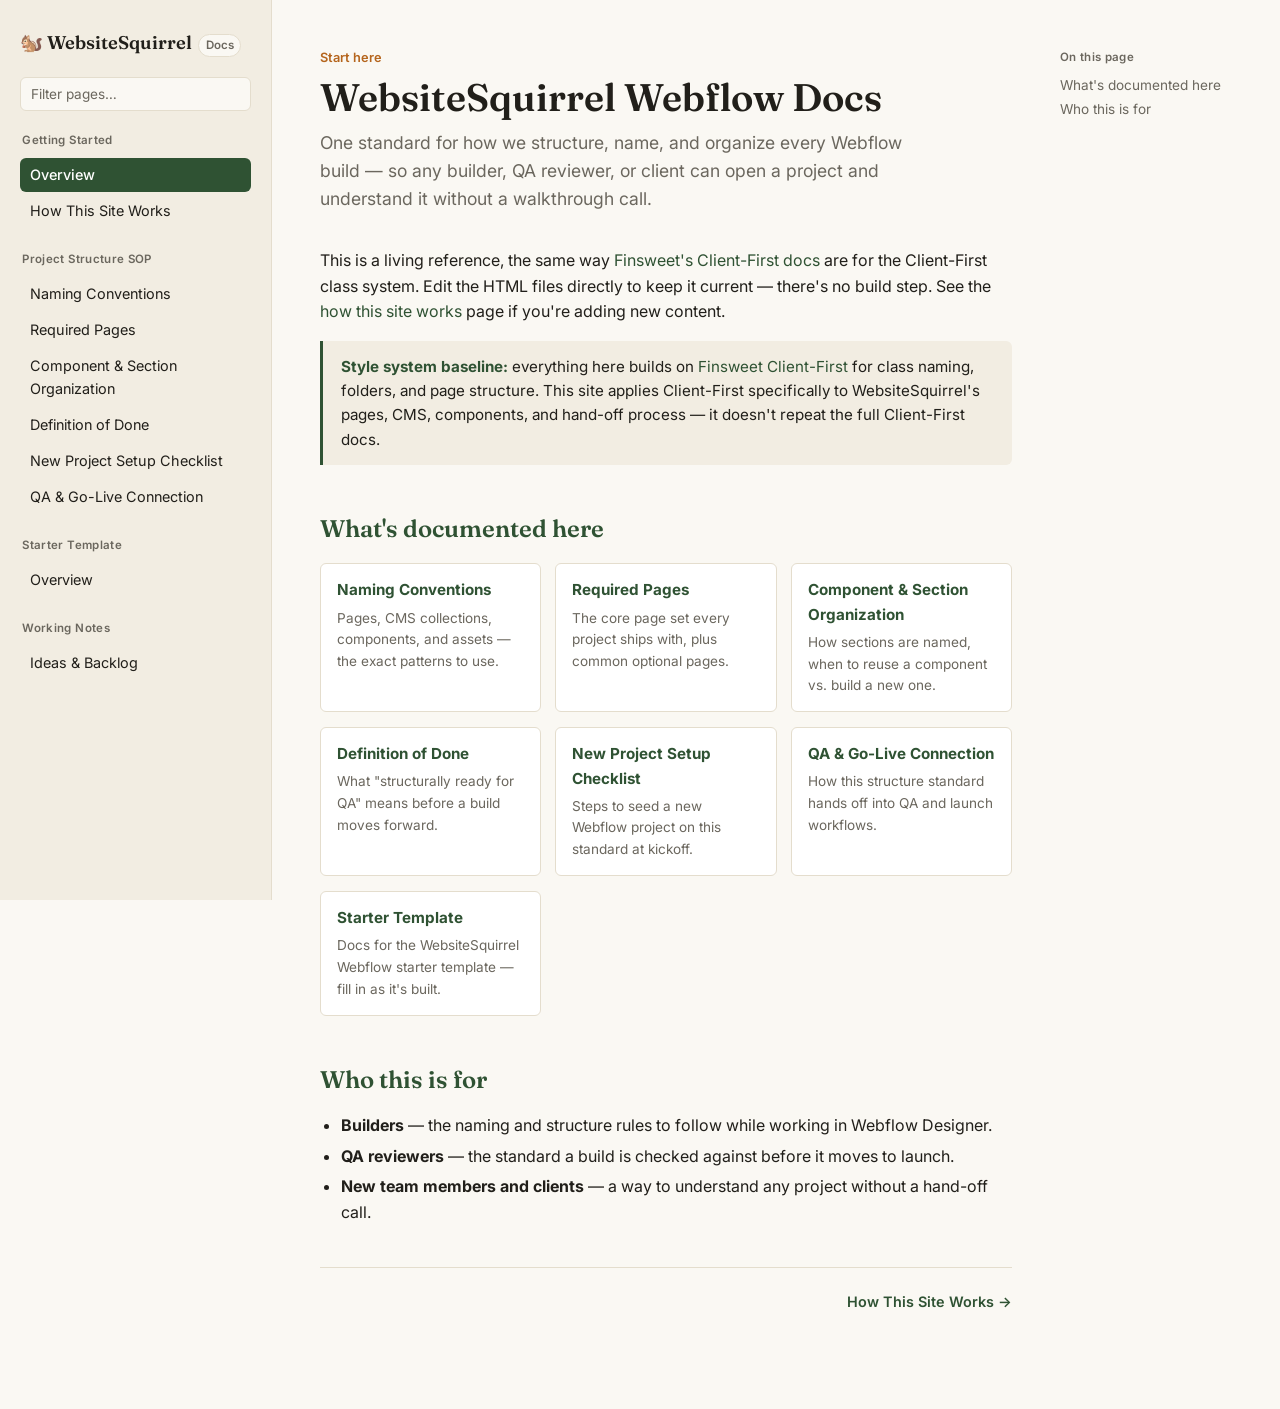
<file: index.html>
<!DOCTYPE html>
<html lang="en">
<head>
<meta charset="UTF-8" />
<title>Overview · WebsiteSquirrel Docs</title>
<meta name="viewport" content="width=device-width, initial-scale=1" />
<meta name="description" content="Standard structure, naming conventions, and workflow for WebsiteSquirrel Webflow builds." />
<link rel="preconnect" href="https://fonts.googleapis.com" />
<link href="https://fonts.googleapis.com/css2?family=Fraunces:opsz,wght@9..144,500;9..144,600;9..144,700&family=Inter:wght@400;500;600;700&display=swap" rel="stylesheet" />
<link rel="stylesheet" href="assets/style.css" />
</head>
<body data-page="overview">
<script>const BASE = "";</script>

<button class="menu-toggle" id="menuToggle" aria-label="Toggle navigation">☰</button>

<div class="layout">
  <aside class="sidebar" id="sidebar">
    <div class="sidebar-head">
      <a class="brand" href="index.html">🐿️ WebsiteSquirrel <span>Docs</span></a>
    </div>
    <div class="sidebar-search">
      <input id="navFilter" type="text" placeholder="Filter pages…" />
    </div>
    <nav id="navList" class="nav-groups"></nav>
  </aside>

  <main class="content" id="content">
    <div class="content-inner">
      <p class="doc-kicker">Start here</p>
      <h1>WebsiteSquirrel Webflow Docs</h1>
      <p class="lede">
        One standard for how we structure, name, and organize every Webflow build —
        so any builder, QA reviewer, or client can open a project and understand it
        without a walkthrough call.
      </p>

      <p>
        This is a living reference, the same way
        <a href="https://finsweet.com/client-first/docs/quick-guide" target="_blank" rel="noopener">Finsweet's Client-First docs</a>
        are for the Client-First class system. Edit the HTML files directly to keep it current —
        there's no build step. See the <a href="docs/how-this-site-works.html">how this site works</a> page if you're adding new content.
      </p>

      <div class="callout">
        <strong>Style system baseline:</strong> everything here builds on
        <a href="https://finsweet.com/client-first/docs/quick-guide" target="_blank" rel="noopener">Finsweet Client-First</a>
        for class naming, folders, and page structure. This site applies Client-First specifically to
        WebsiteSquirrel's pages, CMS, components, and hand-off process — it doesn't repeat the full Client-First docs.
      </div>

      <h2>What's documented here</h2>
      <div class="card-grid">
        <a class="card" href="docs/naming-conventions.html" style="text-decoration:none;">
          <h4>Naming Conventions</h4>
          <p>Pages, CMS collections, components, and assets — the exact patterns to use.</p>
        </a>
        <a class="card" href="docs/required-pages.html" style="text-decoration:none;">
          <h4>Required Pages</h4>
          <p>The core page set every project ships with, plus common optional pages.</p>
        </a>
        <a class="card" href="docs/component-organization.html" style="text-decoration:none;">
          <h4>Component &amp; Section Organization</h4>
          <p>How sections are named, when to reuse a component vs. build a new one.</p>
        </a>
        <a class="card" href="docs/definition-of-done.html" style="text-decoration:none;">
          <h4>Definition of Done</h4>
          <p>What "structurally ready for QA" means before a build moves forward.</p>
        </a>
        <a class="card" href="docs/project-setup-checklist.html" style="text-decoration:none;">
          <h4>New Project Setup Checklist</h4>
          <p>Steps to seed a new Webflow project on this standard at kickoff.</p>
        </a>
        <a class="card" href="docs/qa-and-golive.html" style="text-decoration:none;">
          <h4>QA &amp; Go-Live Connection</h4>
          <p>How this structure standard hands off into QA and launch workflows.</p>
        </a>
        <a class="card" href="starter-template/overview.html" style="text-decoration:none;">
          <h4>Starter Template</h4>
          <p>Docs for the WebsiteSquirrel Webflow starter template — fill in as it's built.</p>
        </a>
      </div>

      <h2>Who this is for</h2>
      <ul>
        <li><strong>Builders</strong> — the naming and structure rules to follow while working in Webflow Designer.</li>
        <li><strong>QA reviewers</strong> — the standard a build is checked against before it moves to launch.</li>
        <li><strong>New team members and clients</strong> — a way to understand any project without a hand-off call.</li>
      </ul>

      <div class="page-footer">
        <span></span>
        <a id="nextLink" href="#"></a>
      </div>
    </div>
  </main>

  <aside class="toc" id="toc">
    <p class="toc-label">On this page</p>
    <ul id="tocList"></ul>
  </aside>
</div>

<script src="assets/nav-data.js"></script>
<script src="assets/site.js"></script>
</body>
</html>
</file>
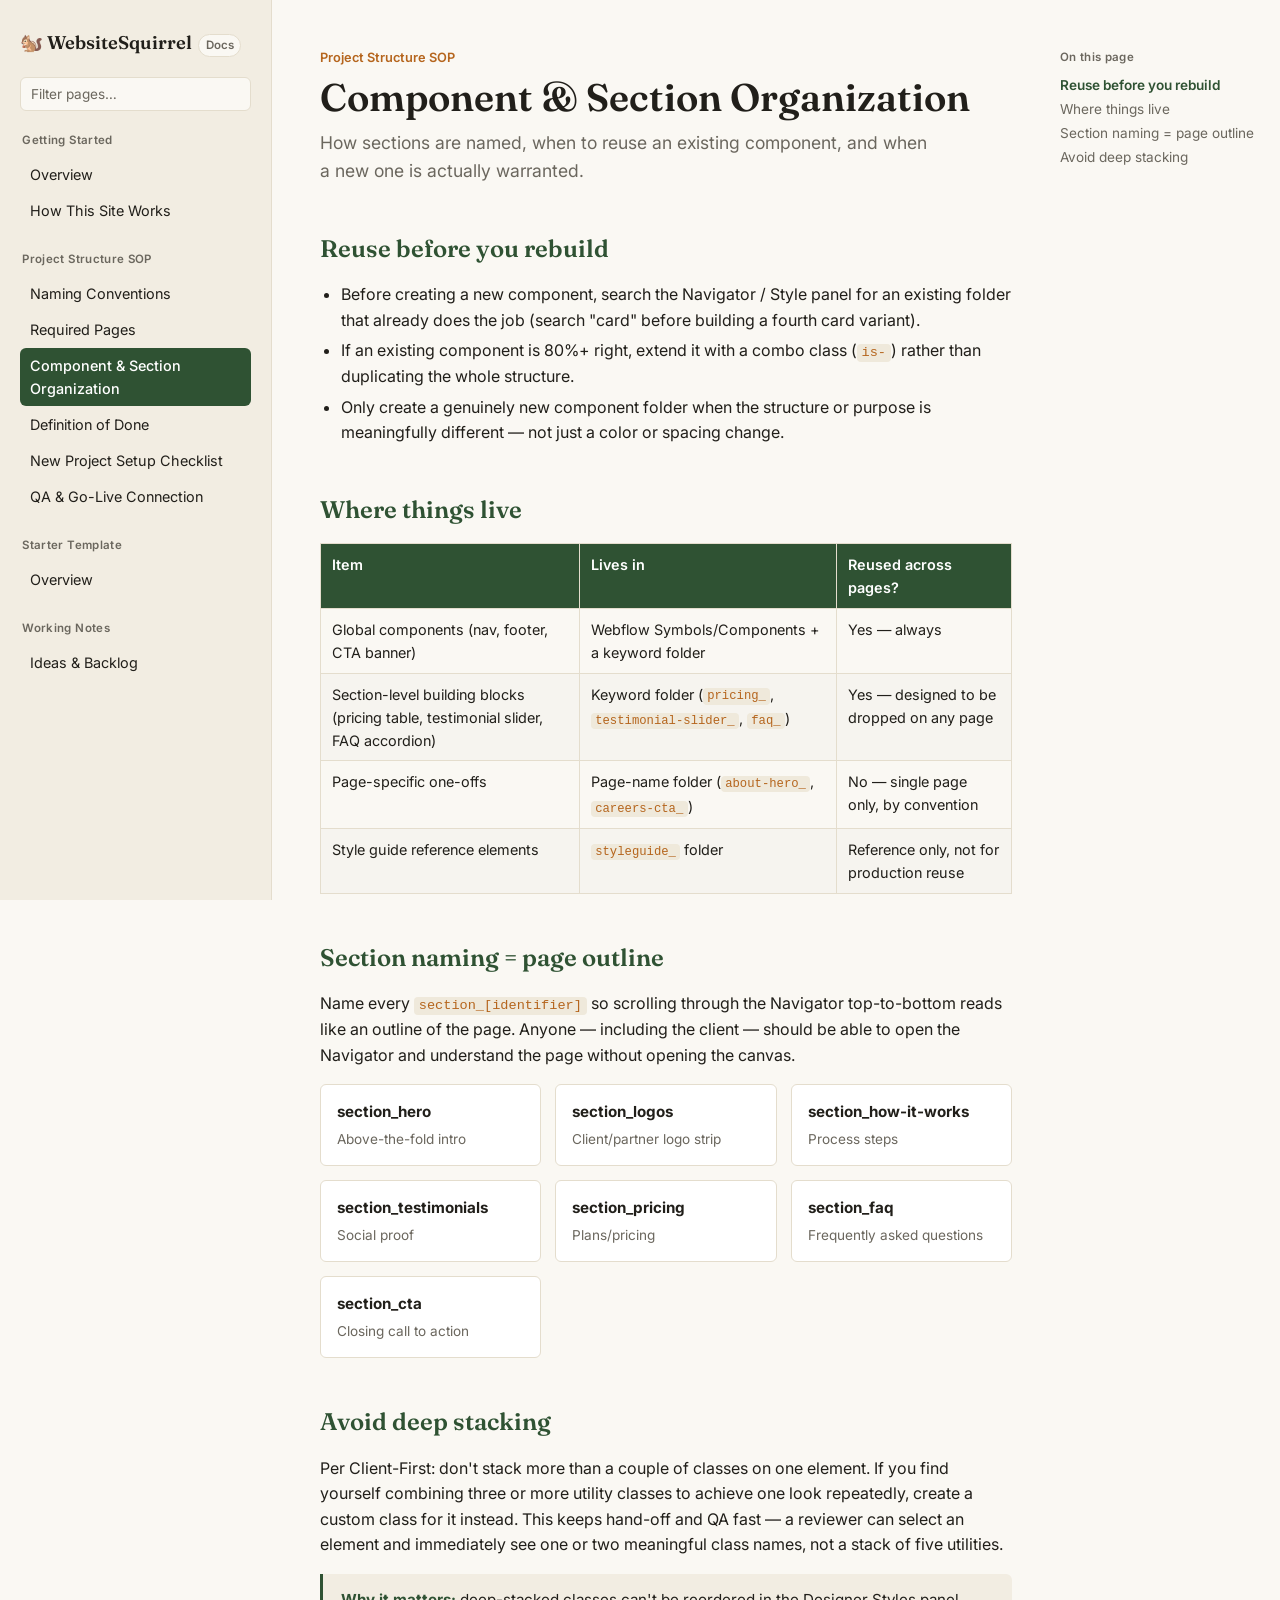
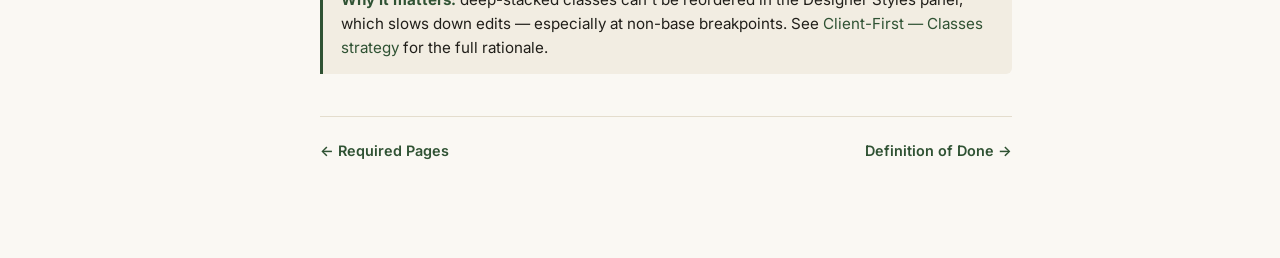
<file: docs/component-organization.html>
<!DOCTYPE html>
<html lang="en">
<head>
<meta charset="UTF-8" />
<title>Component &amp; Section Organization · WebsiteSquirrel Docs</title>
<meta name="viewport" content="width=device-width, initial-scale=1" />
<link rel="preconnect" href="https://fonts.googleapis.com" />
<link href="https://fonts.googleapis.com/css2?family=Fraunces:opsz,wght@9..144,500;9..144,600;9..144,700&family=Inter:wght@400;500;600;700&display=swap" rel="stylesheet" />
<link rel="stylesheet" href="../assets/style.css" />
</head>
<body data-page="component-organization">
<script>const BASE = "../";</script>

<button class="menu-toggle" id="menuToggle" aria-label="Toggle navigation">☰</button>

<div class="layout">
  <aside class="sidebar" id="sidebar">
    <div class="sidebar-head">
      <a class="brand" href="../index.html">🐿️ WebsiteSquirrel <span>Docs</span></a>
    </div>
    <div class="sidebar-search">
      <input id="navFilter" type="text" placeholder="Filter pages…" />
    </div>
    <nav id="navList" class="nav-groups"></nav>
  </aside>

  <main class="content" id="content">
    <div class="content-inner">
      <p class="doc-kicker">Project Structure SOP</p>
      <h1>Component &amp; Section Organization</h1>
      <p class="lede">
        How sections are named, when to reuse an existing component, and when a new one is
        actually warranted.
      </p>

      <h2>Reuse before you rebuild</h2>
      <ul>
        <li>Before creating a new component, search the Navigator / Style panel for an existing folder that already does the job (search "card" before building a fourth card variant).</li>
        <li>If an existing component is 80%+ right, extend it with a combo class (<code>is-</code>) rather than duplicating the whole structure.</li>
        <li>Only create a genuinely new component folder when the structure or purpose is meaningfully different — not just a color or spacing change.</li>
      </ul>

      <h2>Where things live</h2>
      <table class="doc-table">
        <thead><tr><th>Item</th><th>Lives in</th><th>Reused across pages?</th></tr></thead>
        <tbody>
          <tr><td>Global components (nav, footer, CTA banner)</td><td>Webflow Symbols/Components + a keyword folder</td><td>Yes — always</td></tr>
          <tr><td>Section-level building blocks (pricing table, testimonial slider, FAQ accordion)</td><td>Keyword folder (<code>pricing_</code>, <code>testimonial-slider_</code>, <code>faq_</code>)</td><td>Yes — designed to be dropped on any page</td></tr>
          <tr><td>Page-specific one-offs</td><td>Page-name folder (<code>about-hero_</code>, <code>careers-cta_</code>)</td><td>No — single page only, by convention</td></tr>
          <tr><td>Style guide reference elements</td><td><code>styleguide_</code> folder</td><td>Reference only, not for production reuse</td></tr>
        </tbody>
      </table>

      <h2>Section naming = page outline</h2>
      <p>
        Name every <code>section_[identifier]</code> so scrolling through the Navigator top-to-bottom
        reads like an outline of the page. Anyone — including the client — should be able to open
        the Navigator and understand the page without opening the canvas.
      </p>
      <div class="card-grid">
        <div class="card"><h4>section_hero</h4><p>Above-the-fold intro</p></div>
        <div class="card"><h4>section_logos</h4><p>Client/partner logo strip</p></div>
        <div class="card"><h4>section_how-it-works</h4><p>Process steps</p></div>
        <div class="card"><h4>section_testimonials</h4><p>Social proof</p></div>
        <div class="card"><h4>section_pricing</h4><p>Plans/pricing</p></div>
        <div class="card"><h4>section_faq</h4><p>Frequently asked questions</p></div>
        <div class="card"><h4>section_cta</h4><p>Closing call to action</p></div>
      </div>

      <h2>Avoid deep stacking</h2>
      <p>
        Per Client-First: don't stack more than a couple of classes on one element. If you find
        yourself combining three or more utility classes to achieve one look repeatedly, create a
        custom class for it instead. This keeps hand-off and QA fast — a reviewer can select an
        element and immediately see one or two meaningful class names, not a stack of five utilities.
      </p>
      <div class="callout">
        <strong>Why it matters:</strong> deep-stacked classes can't be reordered in the Designer
        Styles panel, which slows down edits — especially at non-base breakpoints. See
        <a href="https://finsweet.com/client-first/docs/classes-strategy-1" target="_blank" rel="noopener">Client-First — Classes strategy</a> for the full rationale.
      </div>

      <div class="page-footer">
        <a id="prevLink" href="#"></a>
        <a id="nextLink" href="#"></a>
      </div>
    </div>
  </main>

  <aside class="toc" id="toc">
    <p class="toc-label">On this page</p>
    <ul id="tocList"></ul>
  </aside>
</div>

<script src="../assets/nav-data.js"></script>
<script src="../assets/site.js"></script>
</body>
</html>
</file>
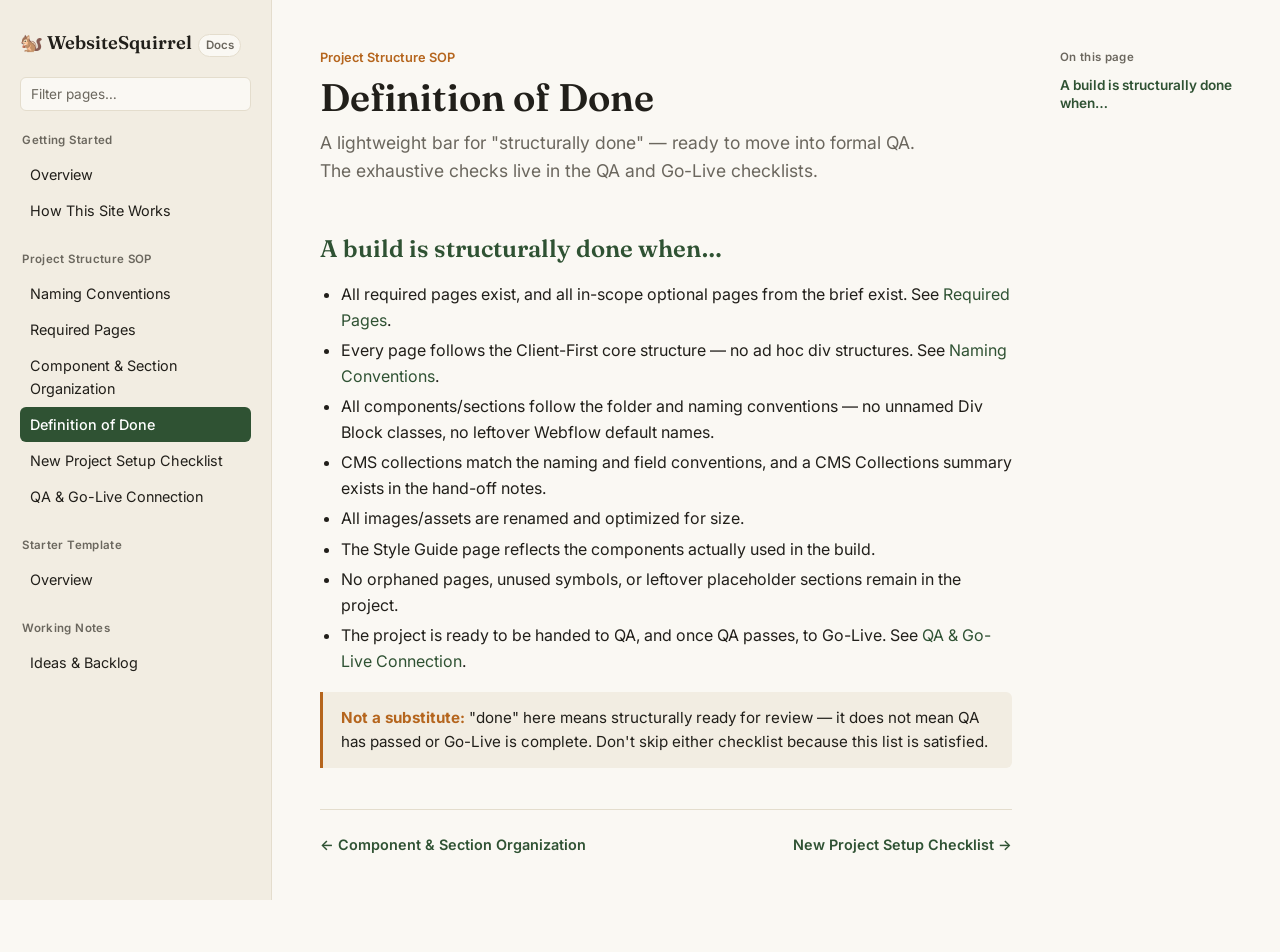
<file: docs/definition-of-done.html>
<!DOCTYPE html>
<html lang="en">
<head>
<meta charset="UTF-8" />
<title>Definition of Done · WebsiteSquirrel Docs</title>
<meta name="viewport" content="width=device-width, initial-scale=1" />
<link rel="preconnect" href="https://fonts.googleapis.com" />
<link href="https://fonts.googleapis.com/css2?family=Fraunces:opsz,wght@9..144,500;9..144,600;9..144,700&family=Inter:wght@400;500;600;700&display=swap" rel="stylesheet" />
<link rel="stylesheet" href="../assets/style.css" />
</head>
<body data-page="definition-of-done">
<script>const BASE = "../";</script>

<button class="menu-toggle" id="menuToggle" aria-label="Toggle navigation">☰</button>

<div class="layout">
  <aside class="sidebar" id="sidebar">
    <div class="sidebar-head">
      <a class="brand" href="../index.html">🐿️ WebsiteSquirrel <span>Docs</span></a>
    </div>
    <div class="sidebar-search">
      <input id="navFilter" type="text" placeholder="Filter pages…" />
    </div>
    <nav id="navList" class="nav-groups"></nav>
  </aside>

  <main class="content" id="content">
    <div class="content-inner">
      <p class="doc-kicker">Project Structure SOP</p>
      <h1>Definition of Done</h1>
      <p class="lede">
        A lightweight bar for "structurally done" — ready to move into formal QA. The exhaustive
        checks live in the QA and Go-Live checklists.
      </p>

      <h2>A build is structurally done when…</h2>
      <ul>
        <li>All required pages exist, and all in-scope optional pages from the brief exist. See <a href="required-pages.html">Required Pages</a>.</li>
        <li>Every page follows the Client-First core structure — no ad hoc div structures. See <a href="naming-conventions.html">Naming Conventions</a>.</li>
        <li>All components/sections follow the folder and naming conventions — no unnamed Div Block classes, no leftover Webflow default names.</li>
        <li>CMS collections match the naming and field conventions, and a CMS Collections summary exists in the hand-off notes.</li>
        <li>All images/assets are renamed and optimized for size.</li>
        <li>The Style Guide page reflects the components actually used in the build.</li>
        <li>No orphaned pages, unused symbols, or leftover placeholder sections remain in the project.</li>
        <li>The project is ready to be handed to QA, and once QA passes, to Go-Live. See <a href="qa-and-golive.html">QA &amp; Go-Live Connection</a>.</li>
      </ul>

      <div class="callout warn">
        <strong>Not a substitute:</strong> "done" here means structurally ready for review — it does
        not mean QA has passed or Go-Live is complete. Don't skip either checklist because this list
        is satisfied.
      </div>

      <div class="page-footer">
        <a id="prevLink" href="#"></a>
        <a id="nextLink" href="#"></a>
      </div>
    </div>
  </main>

  <aside class="toc" id="toc">
    <p class="toc-label">On this page</p>
    <ul id="tocList"></ul>
  </aside>
</div>

<script src="../assets/nav-data.js"></script>
<script src="../assets/site.js"></script>
</body>
</html>
</file>
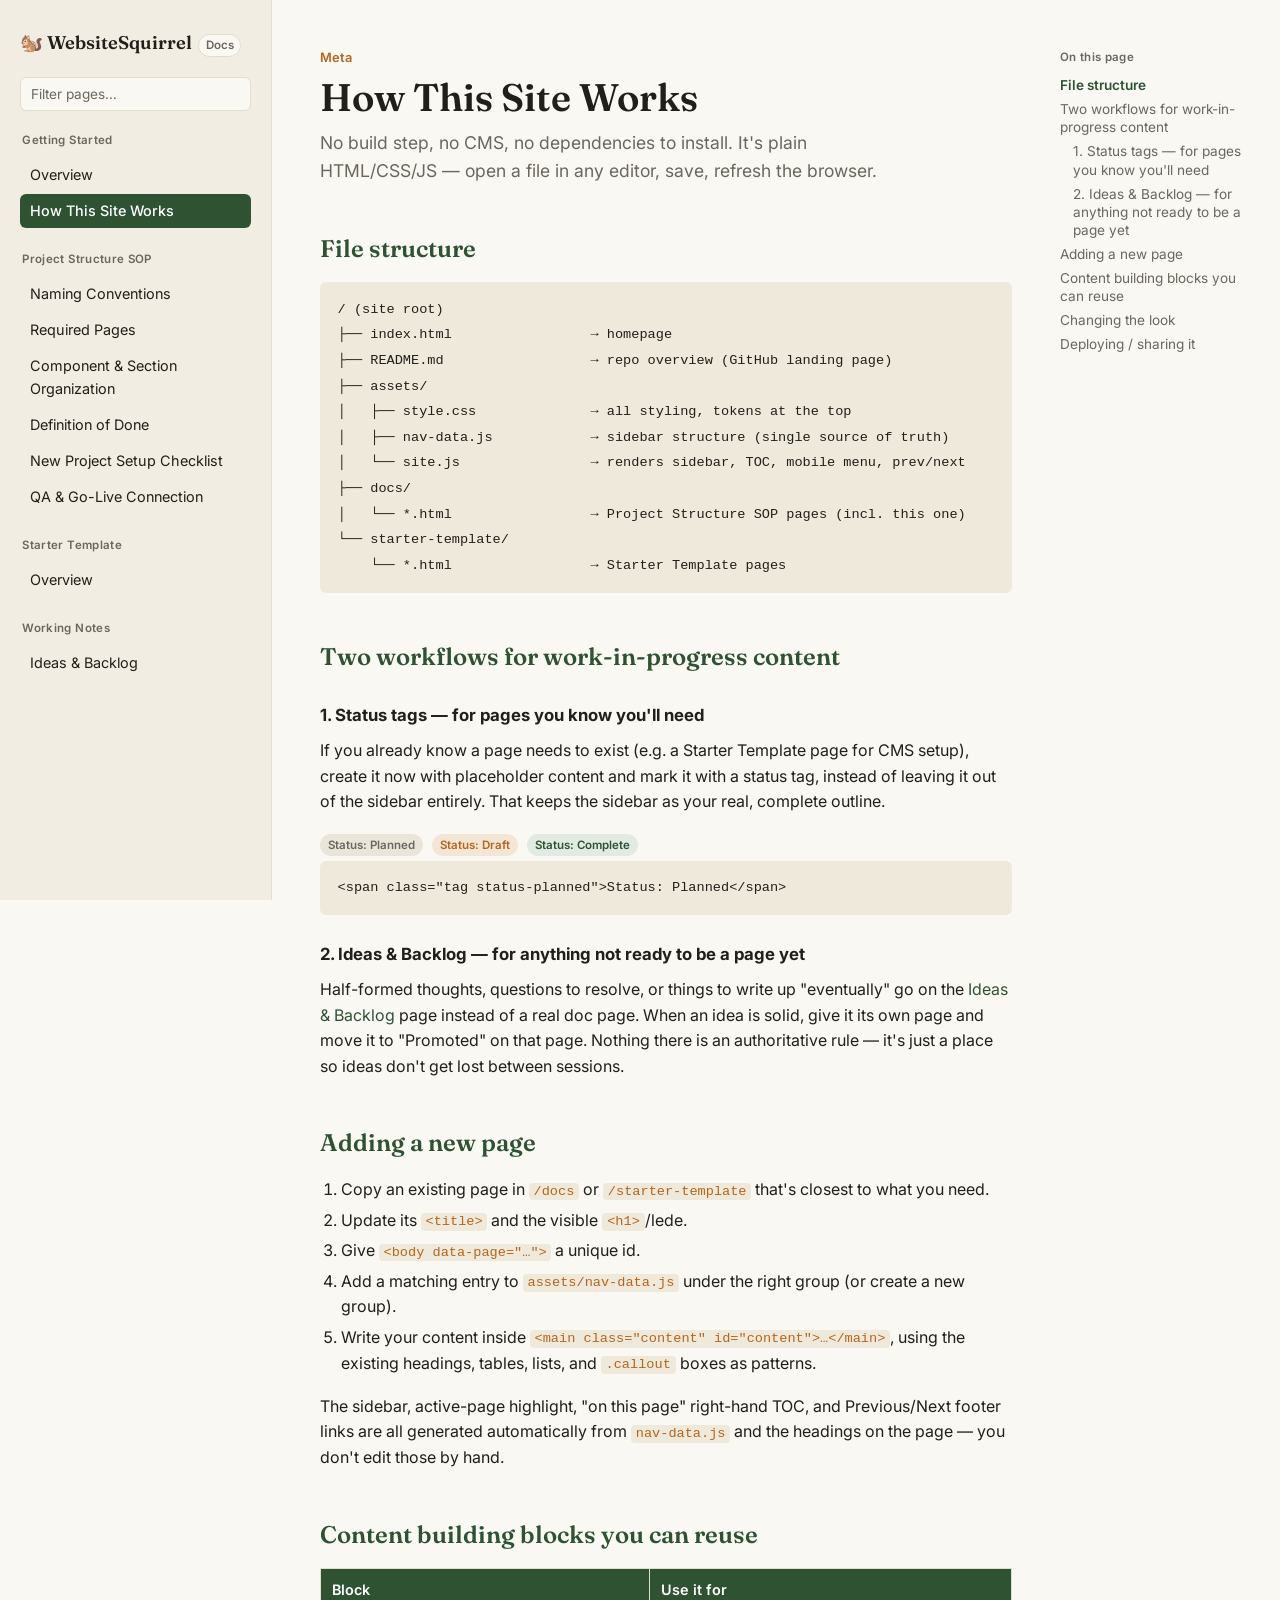
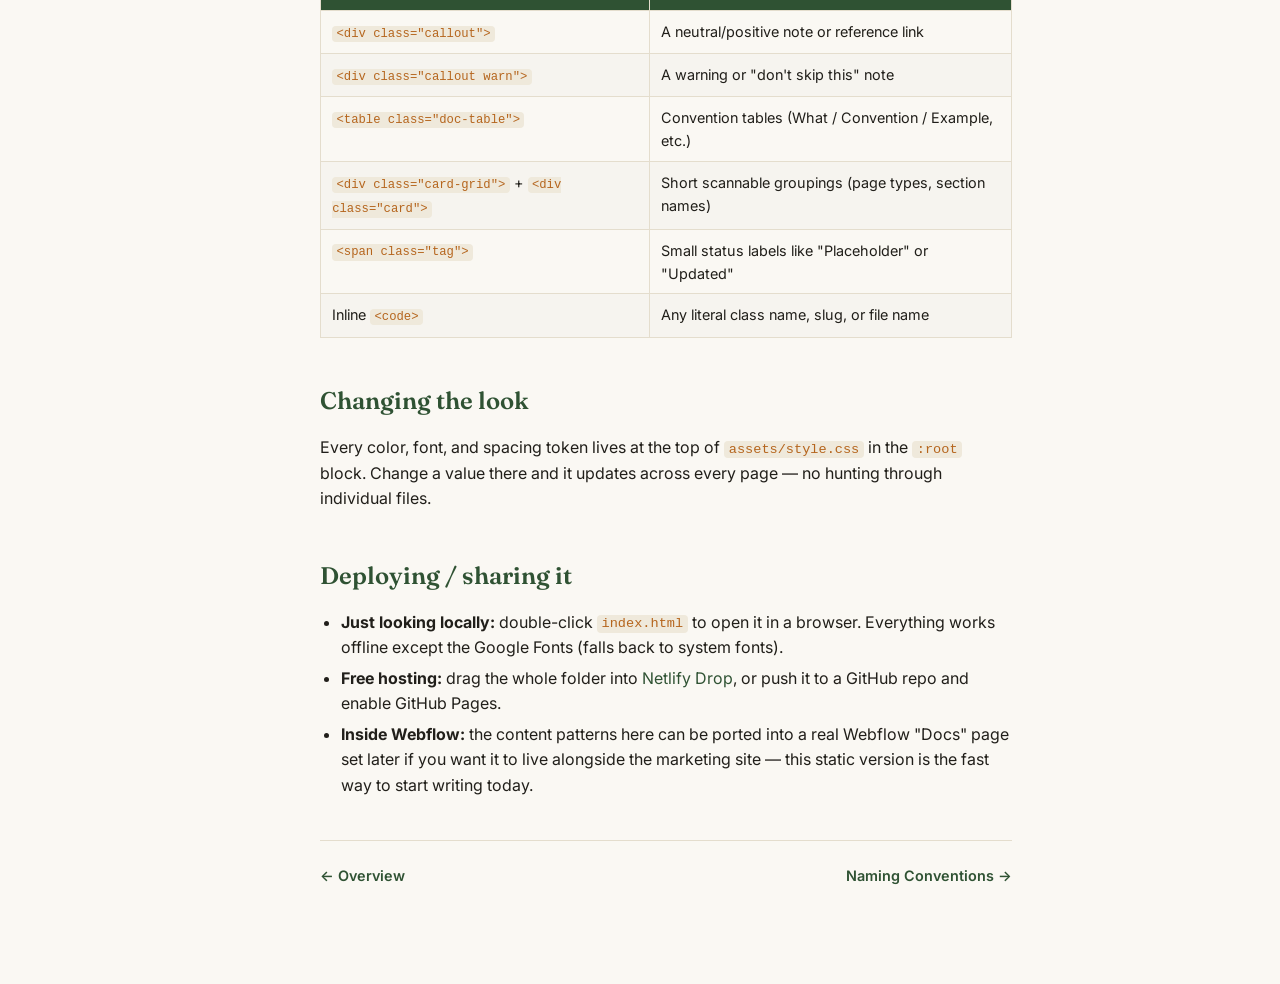
<file: docs/how-this-site-works.html>
<!DOCTYPE html>
<html lang="en">
<head>
<meta charset="UTF-8" />
<title>How This Site Works · WebsiteSquirrel Docs</title>
<meta name="viewport" content="width=device-width, initial-scale=1" />
<link rel="preconnect" href="https://fonts.googleapis.com" />
<link href="https://fonts.googleapis.com/css2?family=Fraunces:opsz,wght@9..144,500;9..144,600;9..144,700&family=Inter:wght@400;500;600;700&display=swap" rel="stylesheet" />
<link rel="stylesheet" href="../assets/style.css" />
</head>
<body data-page="how-this-site-works">
<script>const BASE = "../";</script>

<button class="menu-toggle" id="menuToggle" aria-label="Toggle navigation">☰</button>

<div class="layout">
  <aside class="sidebar" id="sidebar">
    <div class="sidebar-head">
      <a class="brand" href="../index.html">🐿️ WebsiteSquirrel <span>Docs</span></a>
    </div>
    <div class="sidebar-search">
      <input id="navFilter" type="text" placeholder="Filter pages…" />
    </div>
    <nav id="navList" class="nav-groups"></nav>
  </aside>

  <main class="content" id="content">
    <div class="content-inner">
      <p class="doc-kicker">Meta</p>
      <h1>How This Site Works</h1>
      <p class="lede">
        No build step, no CMS, no dependencies to install. It's plain HTML/CSS/JS —
        open a file in any editor, save, refresh the browser.
      </p>

      <h2>File structure</h2>
      <pre><code>/ (site root)
├── index.html                 → homepage
├── README.md                  → repo overview (GitHub landing page)
├── assets/
│   ├── style.css              → all styling, tokens at the top
│   ├── nav-data.js            → sidebar structure (single source of truth)
│   └── site.js                → renders sidebar, TOC, mobile menu, prev/next
├── docs/
│   └── *.html                 → Project Structure SOP pages (incl. this one)
└── starter-template/
    └── *.html                 → Starter Template pages
</code></pre>

      <h2>Two workflows for work-in-progress content</h2>
      <h3>1. Status tags — for pages you know you'll need</h3>
      <p>
        If you already know a page needs to exist (e.g. a Starter Template page for CMS setup),
        create it now with placeholder content and mark it with a status tag, instead of leaving
        it out of the sidebar entirely. That keeps the sidebar as your real, complete outline.
      </p>
      <span class="tag status-planned">Status: Planned</span>
      <span class="tag status-draft">Status: Draft</span>
      <span class="tag status-complete">Status: Complete</span>
      <pre><code>&lt;span class="tag status-planned"&gt;Status: Planned&lt;/span&gt;</code></pre>

      <h3>2. Ideas &amp; Backlog — for anything not ready to be a page yet</h3>
      <p>
        Half-formed thoughts, questions to resolve, or things to write up "eventually" go on the
        <a href="../notes/ideas.html">Ideas &amp; Backlog</a> page instead of a real doc page. When an
        idea is solid, give it its own page and move it to "Promoted" on that page. Nothing there is
        an authoritative rule — it's just a place so ideas don't get lost between sessions.
      </p>

      <h2>Adding a new page</h2>
      <ol>
        <li>Copy an existing page in <code>/docs</code> or <code>/starter-template</code> that's closest to what you need.</li>
        <li>Update its <code>&lt;title&gt;</code> and the visible <code>&lt;h1&gt;</code>/lede.</li>
        <li>Give <code>&lt;body data-page="…"&gt;</code> a unique id.</li>
        <li>Add a matching entry to <code>assets/nav-data.js</code> under the right group (or create a new group).</li>
        <li>Write your content inside <code>&lt;main class="content" id="content"&gt;…&lt;/main&gt;</code>, using the existing headings, tables, lists, and <code>.callout</code> boxes as patterns.</li>
      </ol>
      <p>
        The sidebar, active-page highlight, "on this page" right-hand TOC, and Previous/Next footer
        links are all generated automatically from <code>nav-data.js</code> and the headings on the
        page — you don't edit those by hand.
      </p>

      <h2>Content building blocks you can reuse</h2>
      <table class="doc-table">
        <thead><tr><th>Block</th><th>Use it for</th></tr></thead>
        <tbody>
          <tr><td><code>&lt;div class="callout"&gt;</code></td><td>A neutral/positive note or reference link</td></tr>
          <tr><td><code>&lt;div class="callout warn"&gt;</code></td><td>A warning or "don't skip this" note</td></tr>
          <tr><td><code>&lt;table class="doc-table"&gt;</code></td><td>Convention tables (What / Convention / Example, etc.)</td></tr>
          <tr><td><code>&lt;div class="card-grid"&gt;</code> + <code>&lt;div class="card"&gt;</code></td><td>Short scannable groupings (page types, section names)</td></tr>
          <tr><td><code>&lt;span class="tag"&gt;</code></td><td>Small status labels like "Placeholder" or "Updated"</td></tr>
          <tr><td>Inline <code>&lt;code&gt;</code></td><td>Any literal class name, slug, or file name</td></tr>
        </tbody>
      </table>

      <h2>Changing the look</h2>
      <p>
        Every color, font, and spacing token lives at the top of <code>assets/style.css</code> in the
        <code>:root</code> block. Change a value there and it updates across every page — no hunting
        through individual files.
      </p>

      <h2>Deploying / sharing it</h2>
      <ul>
        <li><strong>Just looking locally:</strong> double-click <code>index.html</code> to open it in a browser. Everything works offline except the Google Fonts (falls back to system fonts).</li>
        <li><strong>Free hosting:</strong> drag the whole folder into <a href="https://app.netlify.com/drop" target="_blank" rel="noopener">Netlify Drop</a>, or push it to a GitHub repo and enable GitHub Pages.</li>
        <li><strong>Inside Webflow:</strong> the content patterns here can be ported into a real Webflow "Docs" page set later if you want it to live alongside the marketing site — this static version is the fast way to start writing today.</li>
      </ul>

      <div class="page-footer">
        <a id="prevLink" href="#"></a>
        <a id="nextLink" href="#"></a>
      </div>
    </div>
  </main>

  <aside class="toc" id="toc">
    <p class="toc-label">On this page</p>
    <ul id="tocList"></ul>
  </aside>
</div>

<script src="../assets/nav-data.js"></script>
<script src="../assets/site.js"></script>
</body>
</html>
</file>
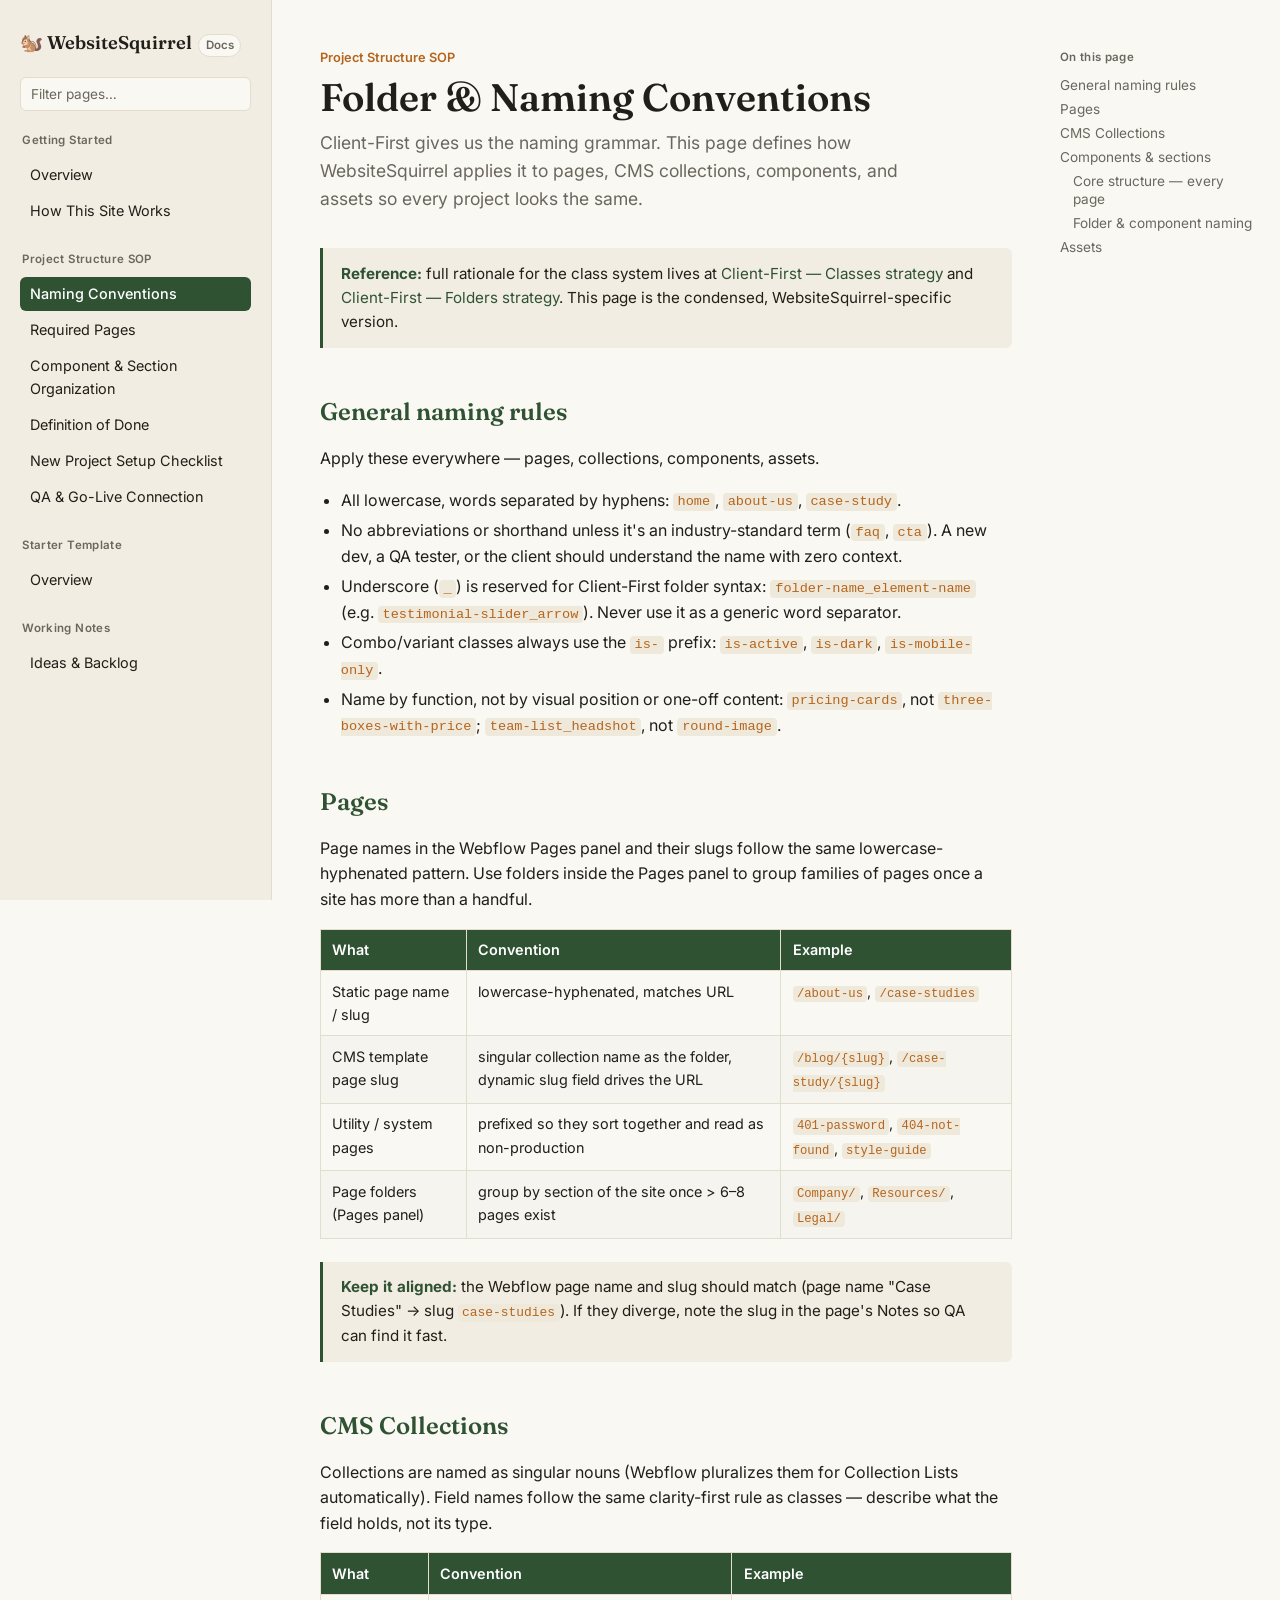
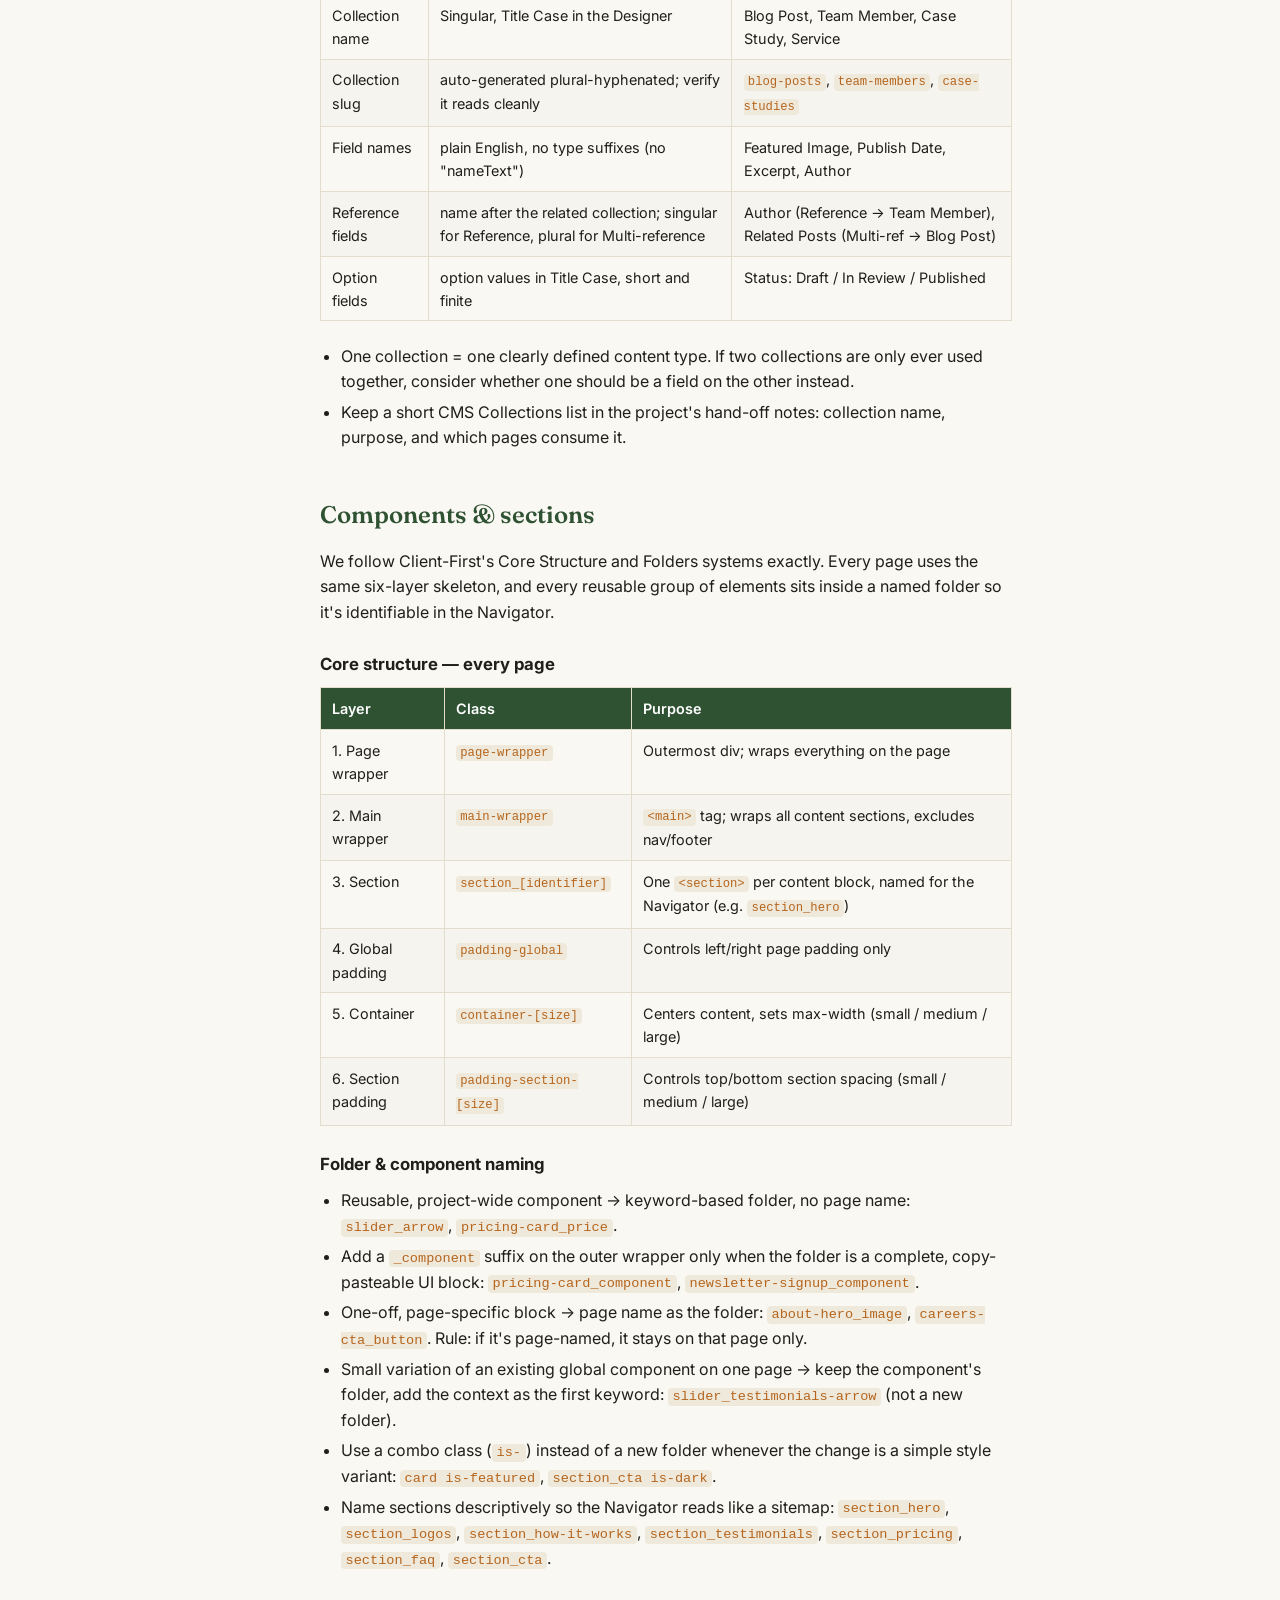
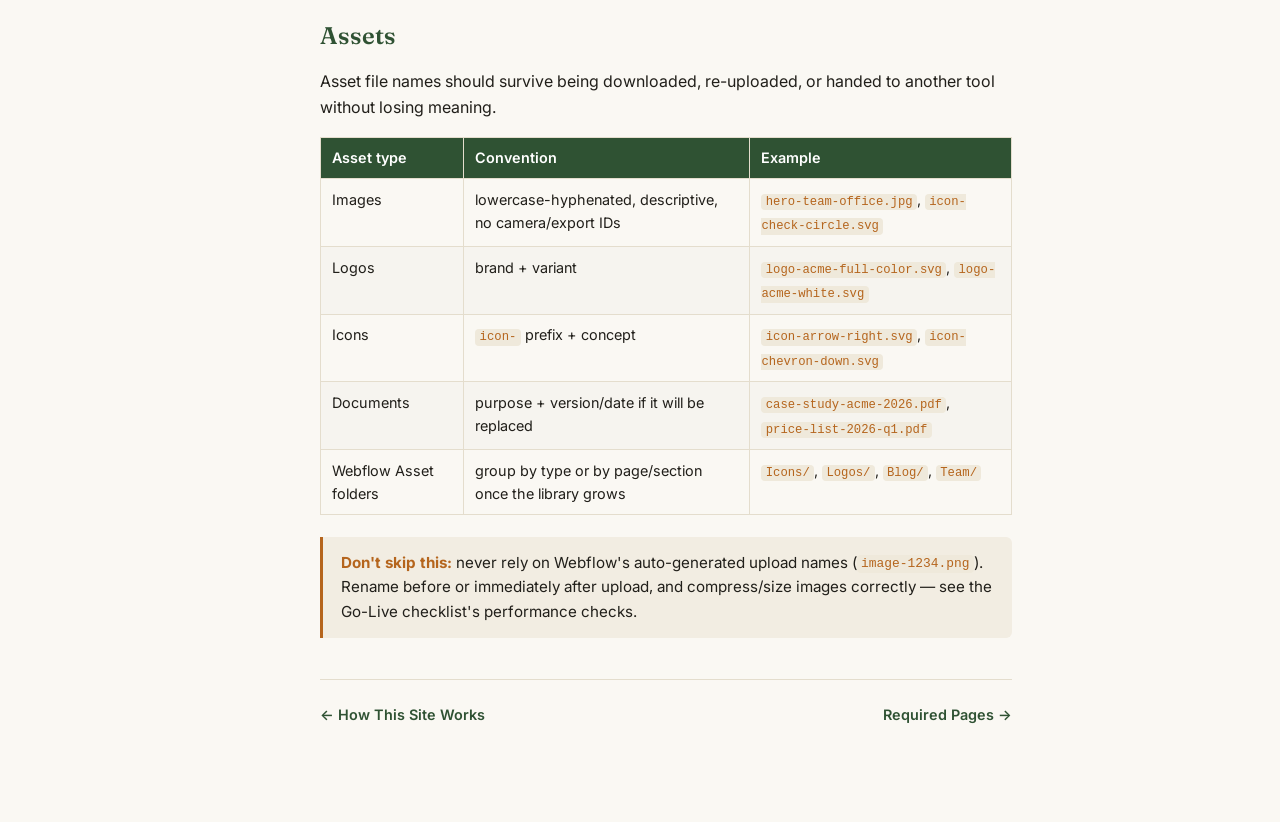
<file: docs/naming-conventions.html>
<!DOCTYPE html>
<html lang="en">
<head>
<meta charset="UTF-8" />
<title>Naming Conventions · WebsiteSquirrel Docs</title>
<meta name="viewport" content="width=device-width, initial-scale=1" />
<link rel="preconnect" href="https://fonts.googleapis.com" />
<link href="https://fonts.googleapis.com/css2?family=Fraunces:opsz,wght@9..144,500;9..144,600;9..144,700&family=Inter:wght@400;500;600;700&display=swap" rel="stylesheet" />
<link rel="stylesheet" href="../assets/style.css" />
</head>
<body data-page="naming-conventions">
<script>const BASE = "../";</script>

<button class="menu-toggle" id="menuToggle" aria-label="Toggle navigation">☰</button>

<div class="layout">
  <aside class="sidebar" id="sidebar">
    <div class="sidebar-head">
      <a class="brand" href="../index.html">🐿️ WebsiteSquirrel <span>Docs</span></a>
    </div>
    <div class="sidebar-search">
      <input id="navFilter" type="text" placeholder="Filter pages…" />
    </div>
    <nav id="navList" class="nav-groups"></nav>
  </aside>

  <main class="content" id="content">
    <div class="content-inner">
      <p class="doc-kicker">Project Structure SOP</p>
      <h1>Folder &amp; Naming Conventions</h1>
      <p class="lede">
        Client-First gives us the naming grammar. This page defines how WebsiteSquirrel
        applies it to pages, CMS collections, components, and assets so every project looks the same.
      </p>

      <div class="callout">
        <strong>Reference:</strong> full rationale for the class system lives at
        <a href="https://finsweet.com/client-first/docs/classes-strategy-1" target="_blank" rel="noopener">Client-First — Classes strategy</a>
        and
        <a href="https://finsweet.com/client-first/docs/folders-strategy" target="_blank" rel="noopener">Client-First — Folders strategy</a>.
        This page is the condensed, WebsiteSquirrel-specific version.
      </div>

      <h2>General naming rules</h2>
      <p>Apply these everywhere — pages, collections, components, assets.</p>
      <ul>
        <li>All lowercase, words separated by hyphens: <code>home</code>, <code>about-us</code>, <code>case-study</code>.</li>
        <li>No abbreviations or shorthand unless it's an industry-standard term (<code>faq</code>, <code>cta</code>). A new dev, a QA tester, or the client should understand the name with zero context.</li>
        <li>Underscore (<code>_</code>) is reserved for Client-First folder syntax: <code>folder-name_element-name</code> (e.g. <code>testimonial-slider_arrow</code>). Never use it as a generic word separator.</li>
        <li>Combo/variant classes always use the <code>is-</code> prefix: <code>is-active</code>, <code>is-dark</code>, <code>is-mobile-only</code>.</li>
        <li>Name by function, not by visual position or one-off content: <code>pricing-cards</code>, not <code>three-boxes-with-price</code>; <code>team-list_headshot</code>, not <code>round-image</code>.</li>
      </ul>

      <h2>Pages</h2>
      <p>
        Page names in the Webflow Pages panel and their slugs follow the same lowercase-hyphenated
        pattern. Use folders inside the Pages panel to group families of pages once a site has more
        than a handful.
      </p>
      <table class="doc-table">
        <thead><tr><th>What</th><th>Convention</th><th>Example</th></tr></thead>
        <tbody>
          <tr><td>Static page name / slug</td><td>lowercase-hyphenated, matches URL</td><td><code>/about-us</code>, <code>/case-studies</code></td></tr>
          <tr><td>CMS template page slug</td><td>singular collection name as the folder, dynamic slug field drives the URL</td><td><code>/blog/{slug}</code>, <code>/case-study/{slug}</code></td></tr>
          <tr><td>Utility / system pages</td><td>prefixed so they sort together and read as non-production</td><td><code>401-password</code>, <code>404-not-found</code>, <code>style-guide</code></td></tr>
          <tr><td>Page folders (Pages panel)</td><td>group by section of the site once &gt; 6–8 pages exist</td><td><code>Company/</code>, <code>Resources/</code>, <code>Legal/</code></td></tr>
        </tbody>
      </table>
      <div class="callout">
        <strong>Keep it aligned:</strong> the Webflow page name and slug should match (page name "Case Studies" → slug <code>case-studies</code>). If they diverge, note the slug in the page's Notes so QA can find it fast.
      </div>

      <h2>CMS Collections</h2>
      <p>
        Collections are named as singular nouns (Webflow pluralizes them for Collection Lists
        automatically). Field names follow the same clarity-first rule as classes — describe what
        the field holds, not its type.
      </p>
      <table class="doc-table">
        <thead><tr><th>What</th><th>Convention</th><th>Example</th></tr></thead>
        <tbody>
          <tr><td>Collection name</td><td>Singular, Title Case in the Designer</td><td>Blog Post, Team Member, Case Study, Service</td></tr>
          <tr><td>Collection slug</td><td>auto-generated plural-hyphenated; verify it reads cleanly</td><td><code>blog-posts</code>, <code>team-members</code>, <code>case-studies</code></td></tr>
          <tr><td>Field names</td><td>plain English, no type suffixes (no "nameText")</td><td>Featured Image, Publish Date, Excerpt, Author</td></tr>
          <tr><td>Reference fields</td><td>name after the related collection; singular for Reference, plural for Multi-reference</td><td>Author (Reference → Team Member), Related Posts (Multi-ref → Blog Post)</td></tr>
          <tr><td>Option fields</td><td>option values in Title Case, short and finite</td><td>Status: Draft / In Review / Published</td></tr>
        </tbody>
      </table>
      <ul>
        <li>One collection = one clearly defined content type. If two collections are only ever used together, consider whether one should be a field on the other instead.</li>
        <li>Keep a short CMS Collections list in the project's hand-off notes: collection name, purpose, and which pages consume it.</li>
      </ul>

      <h2>Components &amp; sections</h2>
      <p>
        We follow Client-First's Core Structure and Folders systems exactly. Every page uses the
        same six-layer skeleton, and every reusable group of elements sits inside a named folder so
        it's identifiable in the Navigator.
      </p>

      <h3>Core structure — every page</h3>
      <table class="doc-table">
        <thead><tr><th>Layer</th><th>Class</th><th>Purpose</th></tr></thead>
        <tbody>
          <tr><td>1. Page wrapper</td><td><code>page-wrapper</code></td><td>Outermost div; wraps everything on the page</td></tr>
          <tr><td>2. Main wrapper</td><td><code>main-wrapper</code></td><td><code>&lt;main&gt;</code> tag; wraps all content sections, excludes nav/footer</td></tr>
          <tr><td>3. Section</td><td><code>section_[identifier]</code></td><td>One <code>&lt;section&gt;</code> per content block, named for the Navigator (e.g. <code>section_hero</code>)</td></tr>
          <tr><td>4. Global padding</td><td><code>padding-global</code></td><td>Controls left/right page padding only</td></tr>
          <tr><td>5. Container</td><td><code>container-[size]</code></td><td>Centers content, sets max-width (small / medium / large)</td></tr>
          <tr><td>6. Section padding</td><td><code>padding-section-[size]</code></td><td>Controls top/bottom section spacing (small / medium / large)</td></tr>
        </tbody>
      </table>

      <h3>Folder &amp; component naming</h3>
      <ul>
        <li>Reusable, project-wide component → keyword-based folder, no page name: <code>slider_arrow</code>, <code>pricing-card_price</code>.</li>
        <li>Add a <code>_component</code> suffix on the outer wrapper only when the folder is a complete, copy-pasteable UI block: <code>pricing-card_component</code>, <code>newsletter-signup_component</code>.</li>
        <li>One-off, page-specific block → page name as the folder: <code>about-hero_image</code>, <code>careers-cta_button</code>. Rule: if it's page-named, it stays on that page only.</li>
        <li>Small variation of an existing global component on one page → keep the component's folder, add the context as the first keyword: <code>slider_testimonials-arrow</code> (not a new folder).</li>
        <li>Use a combo class (<code>is-</code>) instead of a new folder whenever the change is a simple style variant: <code>card is-featured</code>, <code>section_cta is-dark</code>.</li>
        <li>Name sections descriptively so the Navigator reads like a sitemap: <code>section_hero</code>, <code>section_logos</code>, <code>section_how-it-works</code>, <code>section_testimonials</code>, <code>section_pricing</code>, <code>section_faq</code>, <code>section_cta</code>.</li>
      </ul>

      <h2>Assets</h2>
      <p>Asset file names should survive being downloaded, re-uploaded, or handed to another tool without losing meaning.</p>
      <table class="doc-table">
        <thead><tr><th>Asset type</th><th>Convention</th><th>Example</th></tr></thead>
        <tbody>
          <tr><td>Images</td><td>lowercase-hyphenated, descriptive, no camera/export IDs</td><td><code>hero-team-office.jpg</code>, <code>icon-check-circle.svg</code></td></tr>
          <tr><td>Logos</td><td>brand + variant</td><td><code>logo-acme-full-color.svg</code>, <code>logo-acme-white.svg</code></td></tr>
          <tr><td>Icons</td><td><code>icon-</code> prefix + concept</td><td><code>icon-arrow-right.svg</code>, <code>icon-chevron-down.svg</code></td></tr>
          <tr><td>Documents</td><td>purpose + version/date if it will be replaced</td><td><code>case-study-acme-2026.pdf</code>, <code>price-list-2026-q1.pdf</code></td></tr>
          <tr><td>Webflow Asset folders</td><td>group by type or by page/section once the library grows</td><td><code>Icons/</code>, <code>Logos/</code>, <code>Blog/</code>, <code>Team/</code></td></tr>
        </tbody>
      </table>
      <div class="callout warn">
        <strong>Don't skip this:</strong> never rely on Webflow's auto-generated upload names (<code>image-1234.png</code>). Rename before or immediately after upload, and compress/size images correctly — see the Go-Live checklist's performance checks.
      </div>

      <div class="page-footer">
        <a id="prevLink" href="#"></a>
        <a id="nextLink" href="#"></a>
      </div>
    </div>
  </main>

  <aside class="toc" id="toc">
    <p class="toc-label">On this page</p>
    <ul id="tocList"></ul>
  </aside>
</div>

<script src="../assets/nav-data.js"></script>
<script src="../assets/site.js"></script>
</body>
</html>
</file>
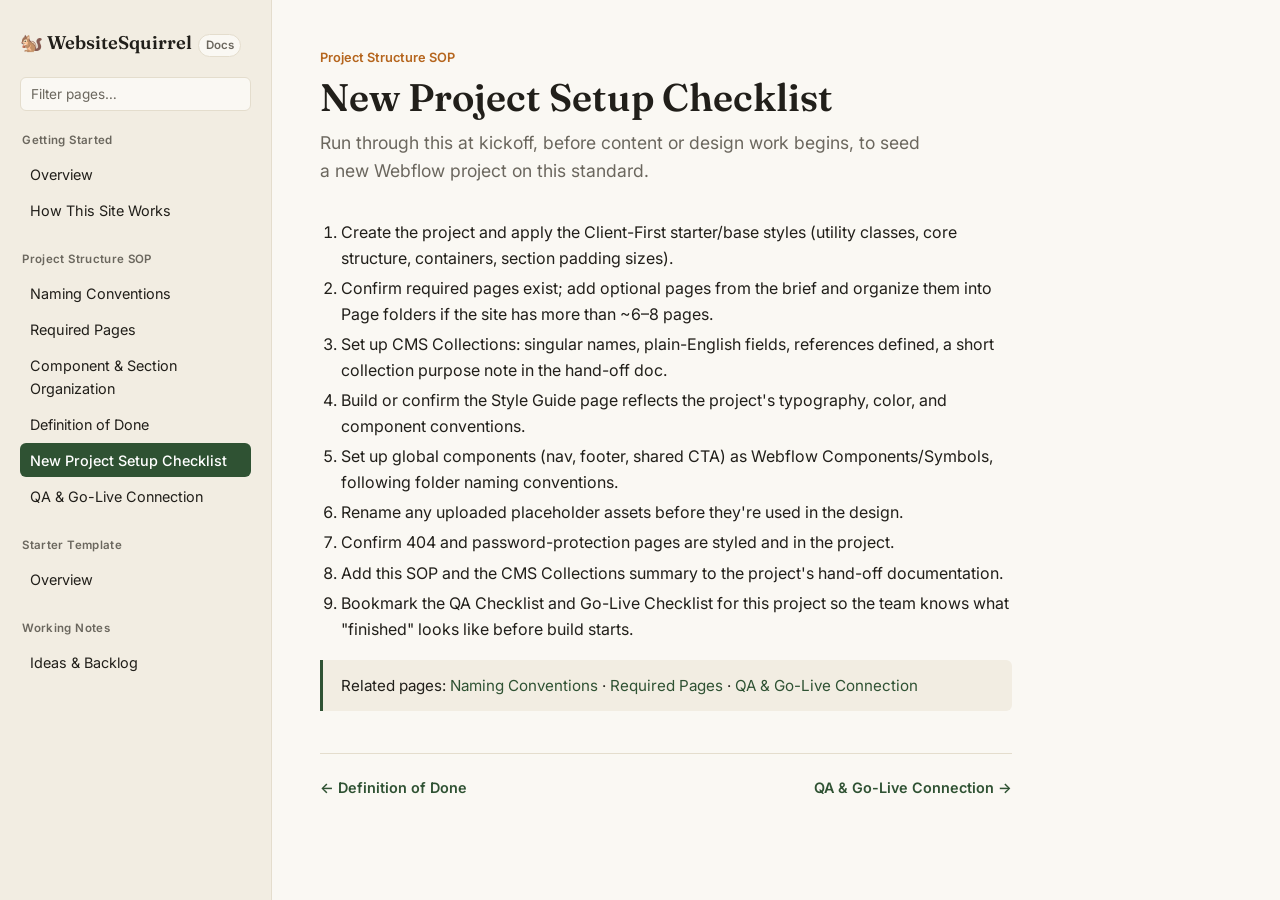
<file: docs/project-setup-checklist.html>
<!DOCTYPE html>
<html lang="en">
<head>
<meta charset="UTF-8" />
<title>New Project Setup Checklist · WebsiteSquirrel Docs</title>
<meta name="viewport" content="width=device-width, initial-scale=1" />
<link rel="preconnect" href="https://fonts.googleapis.com" />
<link href="https://fonts.googleapis.com/css2?family=Fraunces:opsz,wght@9..144,500;9..144,600;9..144,700&family=Inter:wght@400;500;600;700&display=swap" rel="stylesheet" />
<link rel="stylesheet" href="../assets/style.css" />
</head>
<body data-page="project-setup-checklist">
<script>const BASE = "../";</script>

<button class="menu-toggle" id="menuToggle" aria-label="Toggle navigation">☰</button>

<div class="layout">
  <aside class="sidebar" id="sidebar">
    <div class="sidebar-head">
      <a class="brand" href="../index.html">🐿️ WebsiteSquirrel <span>Docs</span></a>
    </div>
    <div class="sidebar-search">
      <input id="navFilter" type="text" placeholder="Filter pages…" />
    </div>
    <nav id="navList" class="nav-groups"></nav>
  </aside>

  <main class="content" id="content">
    <div class="content-inner">
      <p class="doc-kicker">Project Structure SOP</p>
      <h1>New Project Setup Checklist</h1>
      <p class="lede">
        Run through this at kickoff, before content or design work begins, to seed a new
        Webflow project on this standard.
      </p>

      <ol>
        <li>Create the project and apply the Client-First starter/base styles (utility classes, core structure, containers, section padding sizes).</li>
        <li>Confirm required pages exist; add optional pages from the brief and organize them into Page folders if the site has more than ~6–8 pages.</li>
        <li>Set up CMS Collections: singular names, plain-English fields, references defined, a short collection purpose note in the hand-off doc.</li>
        <li>Build or confirm the Style Guide page reflects the project's typography, color, and component conventions.</li>
        <li>Set up global components (nav, footer, shared CTA) as Webflow Components/Symbols, following folder naming conventions.</li>
        <li>Rename any uploaded placeholder assets before they're used in the design.</li>
        <li>Confirm 404 and password-protection pages are styled and in the project.</li>
        <li>Add this SOP and the CMS Collections summary to the project's hand-off documentation.</li>
        <li>Bookmark the QA Checklist and Go-Live Checklist for this project so the team knows what "finished" looks like before build starts.</li>
      </ol>

      <div class="callout">
        Related pages: <a href="naming-conventions.html">Naming Conventions</a> ·
        <a href="required-pages.html">Required Pages</a> ·
        <a href="qa-and-golive.html">QA &amp; Go-Live Connection</a>
      </div>

      <div class="page-footer">
        <a id="prevLink" href="#"></a>
        <a id="nextLink" href="#"></a>
      </div>
    </div>
  </main>

  <aside class="toc" id="toc">
    <p class="toc-label">On this page</p>
    <ul id="tocList"></ul>
  </aside>
</div>

<script src="../assets/nav-data.js"></script>
<script src="../assets/site.js"></script>
</body>
</html>
</file>
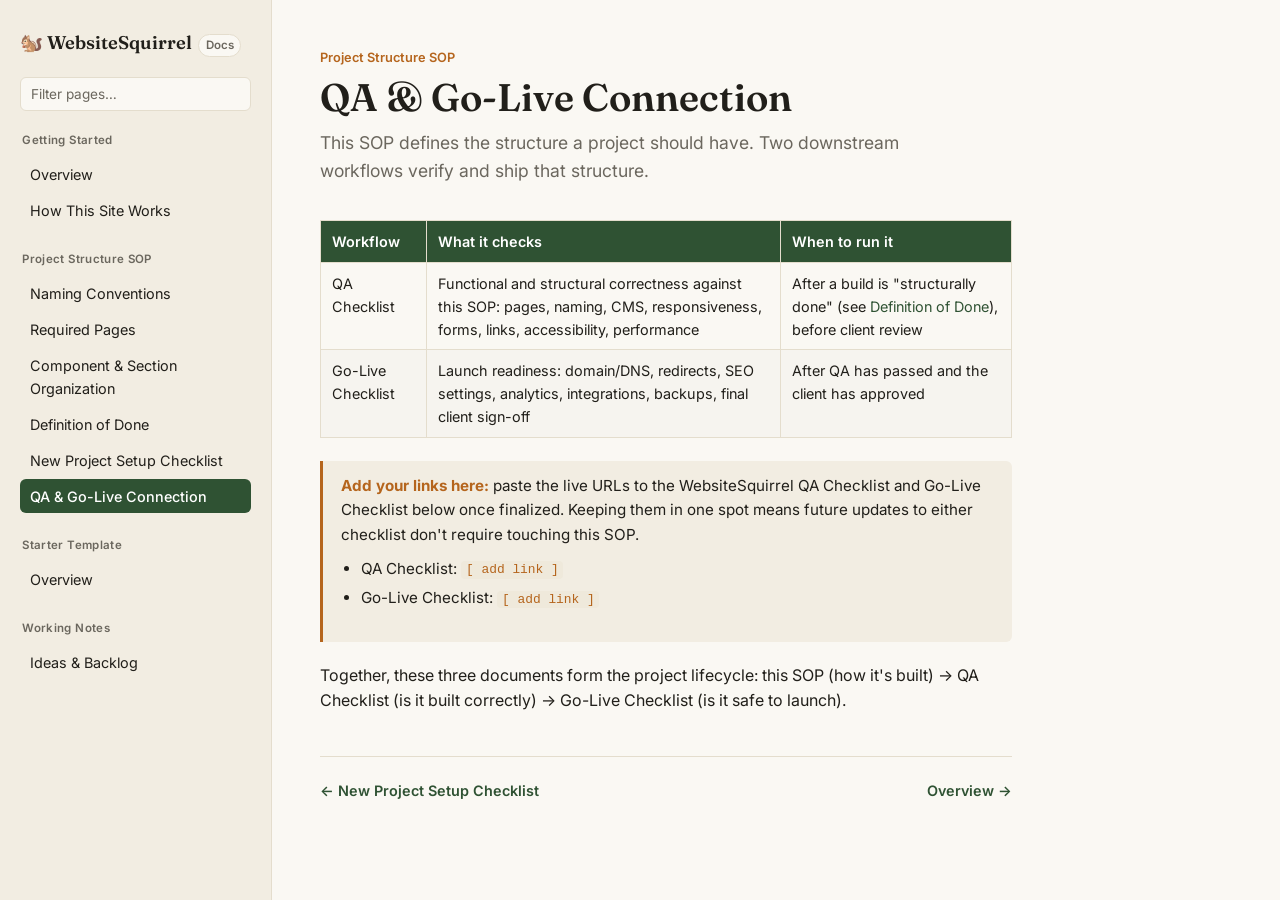
<file: docs/qa-and-golive.html>
<!DOCTYPE html>
<html lang="en">
<head>
<meta charset="UTF-8" />
<title>QA &amp; Go-Live Connection · WebsiteSquirrel Docs</title>
<meta name="viewport" content="width=device-width, initial-scale=1" />
<link rel="preconnect" href="https://fonts.googleapis.com" />
<link href="https://fonts.googleapis.com/css2?family=Fraunces:opsz,wght@9..144,500;9..144,600;9..144,700&family=Inter:wght@400;500;600;700&display=swap" rel="stylesheet" />
<link rel="stylesheet" href="../assets/style.css" />
</head>
<body data-page="qa-and-golive">
<script>const BASE = "../";</script>

<button class="menu-toggle" id="menuToggle" aria-label="Toggle navigation">☰</button>

<div class="layout">
  <aside class="sidebar" id="sidebar">
    <div class="sidebar-head">
      <a class="brand" href="../index.html">🐿️ WebsiteSquirrel <span>Docs</span></a>
    </div>
    <div class="sidebar-search">
      <input id="navFilter" type="text" placeholder="Filter pages…" />
    </div>
    <nav id="navList" class="nav-groups"></nav>
  </aside>

  <main class="content" id="content">
    <div class="content-inner">
      <p class="doc-kicker">Project Structure SOP</p>
      <h1>QA &amp; Go-Live Connection</h1>
      <p class="lede">
        This SOP defines the structure a project should have. Two downstream workflows verify
        and ship that structure.
      </p>

      <table class="doc-table">
        <thead><tr><th>Workflow</th><th>What it checks</th><th>When to run it</th></tr></thead>
        <tbody>
          <tr>
            <td>QA Checklist</td>
            <td>Functional and structural correctness against this SOP: pages, naming, CMS, responsiveness, forms, links, accessibility, performance</td>
            <td>After a build is "structurally done" (see <a href="definition-of-done.html">Definition of Done</a>), before client review</td>
          </tr>
          <tr>
            <td>Go-Live Checklist</td>
            <td>Launch readiness: domain/DNS, redirects, SEO settings, analytics, integrations, backups, final client sign-off</td>
            <td>After QA has passed and the client has approved</td>
          </tr>
        </tbody>
      </table>

      <div class="callout warn">
        <strong>Add your links here:</strong> paste the live URLs to the WebsiteSquirrel QA Checklist
        and Go-Live Checklist below once finalized. Keeping them in one spot means future updates to
        either checklist don't require touching this SOP.
        <ul style="margin-top:0.6rem;">
          <li>QA Checklist: <code>[ add link ]</code></li>
          <li>Go-Live Checklist: <code>[ add link ]</code></li>
        </ul>
      </div>

      <p>
        Together, these three documents form the project lifecycle:
        this SOP (how it's built) → QA Checklist (is it built correctly) → Go-Live Checklist (is it safe to launch).
      </p>

      <div class="page-footer">
        <a id="prevLink" href="#"></a>
        <a id="nextLink" href="#"></a>
      </div>
    </div>
  </main>

  <aside class="toc" id="toc">
    <p class="toc-label">On this page</p>
    <ul id="tocList"></ul>
  </aside>
</div>

<script src="../assets/nav-data.js"></script>
<script src="../assets/site.js"></script>
</body>
</html>
</file>
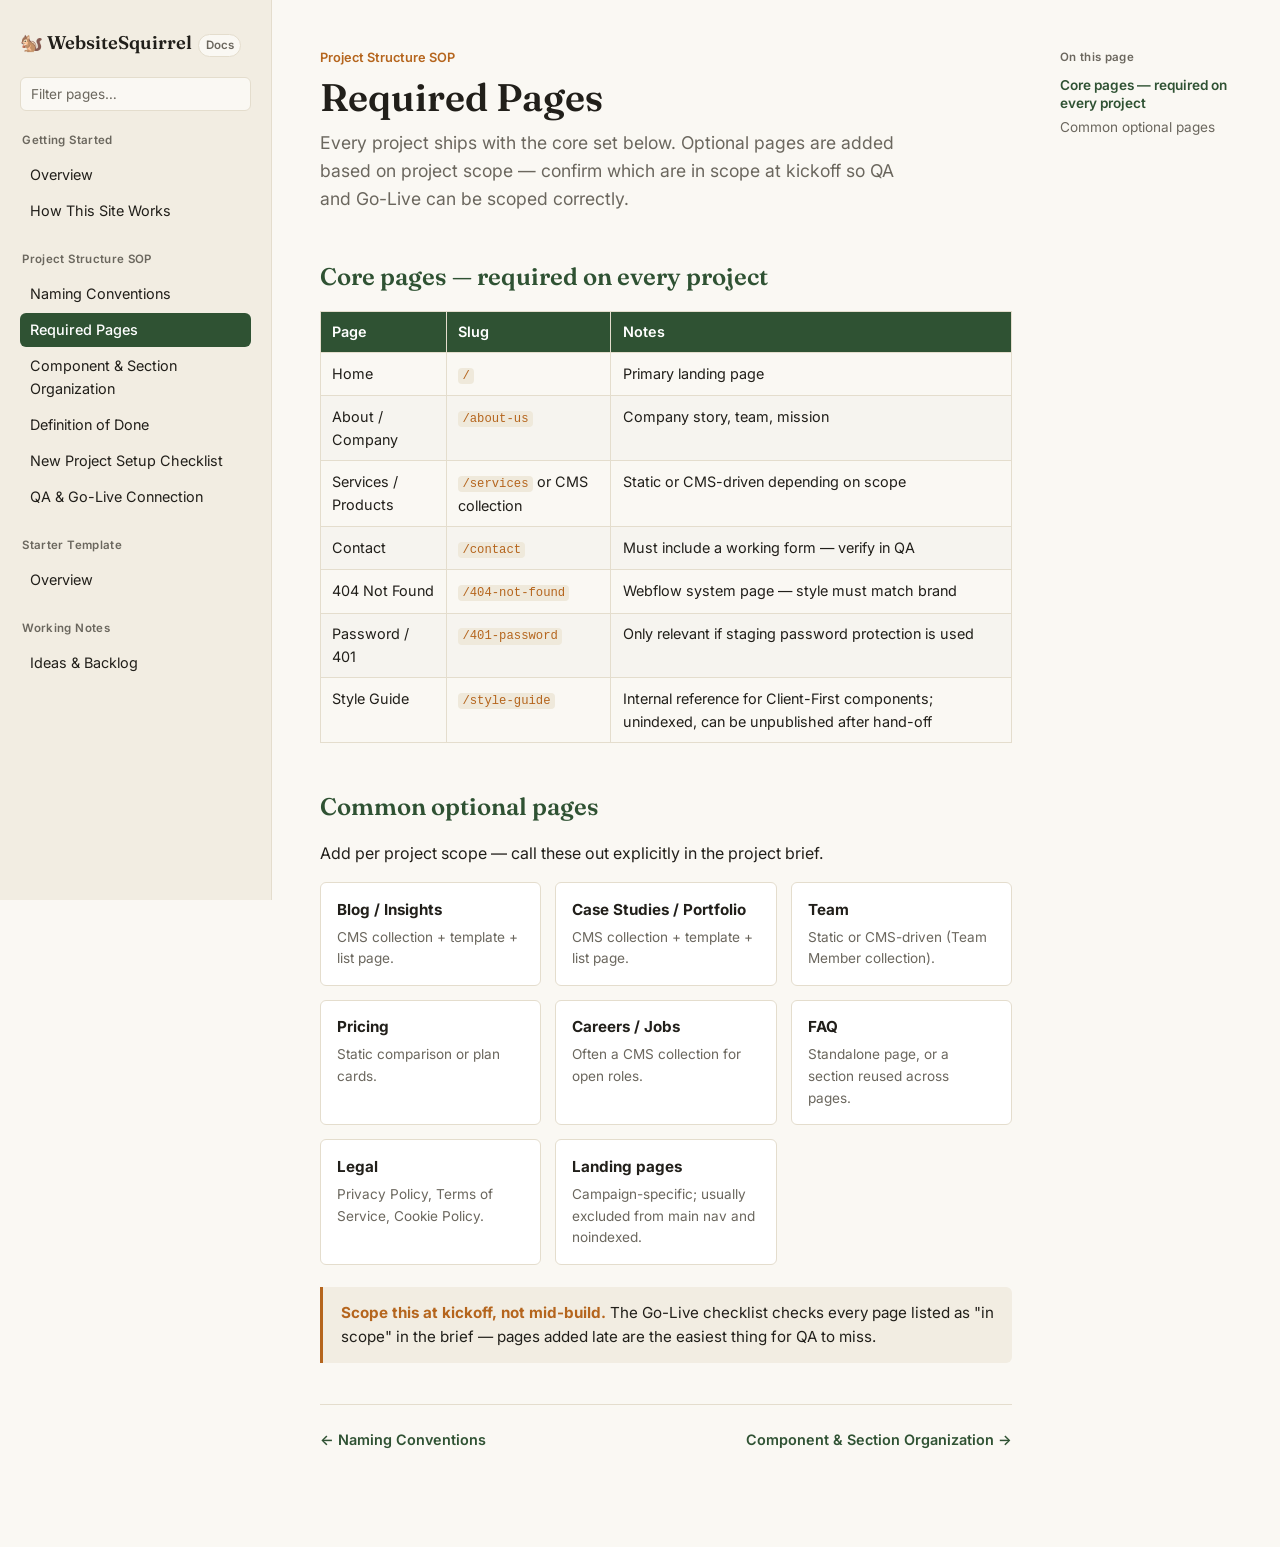
<file: docs/required-pages.html>
<!DOCTYPE html>
<html lang="en">
<head>
<meta charset="UTF-8" />
<title>Required Pages · WebsiteSquirrel Docs</title>
<meta name="viewport" content="width=device-width, initial-scale=1" />
<link rel="preconnect" href="https://fonts.googleapis.com" />
<link href="https://fonts.googleapis.com/css2?family=Fraunces:opsz,wght@9..144,500;9..144,600;9..144,700&family=Inter:wght@400;500;600;700&display=swap" rel="stylesheet" />
<link rel="stylesheet" href="../assets/style.css" />
</head>
<body data-page="required-pages">
<script>const BASE = "../";</script>

<button class="menu-toggle" id="menuToggle" aria-label="Toggle navigation">☰</button>

<div class="layout">
  <aside class="sidebar" id="sidebar">
    <div class="sidebar-head">
      <a class="brand" href="../index.html">🐿️ WebsiteSquirrel <span>Docs</span></a>
    </div>
    <div class="sidebar-search">
      <input id="navFilter" type="text" placeholder="Filter pages…" />
    </div>
    <nav id="navList" class="nav-groups"></nav>
  </aside>

  <main class="content" id="content">
    <div class="content-inner">
      <p class="doc-kicker">Project Structure SOP</p>
      <h1>Required Pages</h1>
      <p class="lede">
        Every project ships with the core set below. Optional pages are added based on
        project scope — confirm which are in scope at kickoff so QA and Go-Live can be scoped correctly.
      </p>

      <h2>Core pages — required on every project</h2>
      <table class="doc-table">
        <thead><tr><th>Page</th><th>Slug</th><th>Notes</th></tr></thead>
        <tbody>
          <tr><td>Home</td><td><code>/</code></td><td>Primary landing page</td></tr>
          <tr><td>About / Company</td><td><code>/about-us</code></td><td>Company story, team, mission</td></tr>
          <tr><td>Services / Products</td><td><code>/services</code> or CMS collection</td><td>Static or CMS-driven depending on scope</td></tr>
          <tr><td>Contact</td><td><code>/contact</code></td><td>Must include a working form — verify in QA</td></tr>
          <tr><td>404 Not Found</td><td><code>/404-not-found</code></td><td>Webflow system page — style must match brand</td></tr>
          <tr><td>Password / 401</td><td><code>/401-password</code></td><td>Only relevant if staging password protection is used</td></tr>
          <tr><td>Style Guide</td><td><code>/style-guide</code></td><td>Internal reference for Client-First components; unindexed, can be unpublished after hand-off</td></tr>
        </tbody>
      </table>

      <h2>Common optional pages</h2>
      <p>Add per project scope — call these out explicitly in the project brief.</p>
      <div class="card-grid">
        <div class="card"><h4>Blog / Insights</h4><p>CMS collection + template + list page.</p></div>
        <div class="card"><h4>Case Studies / Portfolio</h4><p>CMS collection + template + list page.</p></div>
        <div class="card"><h4>Team</h4><p>Static or CMS-driven (Team Member collection).</p></div>
        <div class="card"><h4>Pricing</h4><p>Static comparison or plan cards.</p></div>
        <div class="card"><h4>Careers / Jobs</h4><p>Often a CMS collection for open roles.</p></div>
        <div class="card"><h4>FAQ</h4><p>Standalone page, or a section reused across pages.</p></div>
        <div class="card"><h4>Legal</h4><p>Privacy Policy, Terms of Service, Cookie Policy.</p></div>
        <div class="card"><h4>Landing pages</h4><p>Campaign-specific; usually excluded from main nav and noindexed.</p></div>
      </div>

      <div class="callout warn">
        <strong>Scope this at kickoff, not mid-build.</strong> The Go-Live checklist checks every page
        listed as "in scope" in the brief — pages added late are the easiest thing for QA to miss.
      </div>

      <div class="page-footer">
        <a id="prevLink" href="#"></a>
        <a id="nextLink" href="#"></a>
      </div>
    </div>
  </main>

  <aside class="toc" id="toc">
    <p class="toc-label">On this page</p>
    <ul id="tocList"></ul>
  </aside>
</div>

<script src="../assets/nav-data.js"></script>
<script src="../assets/site.js"></script>
</body>
</html>
</file>
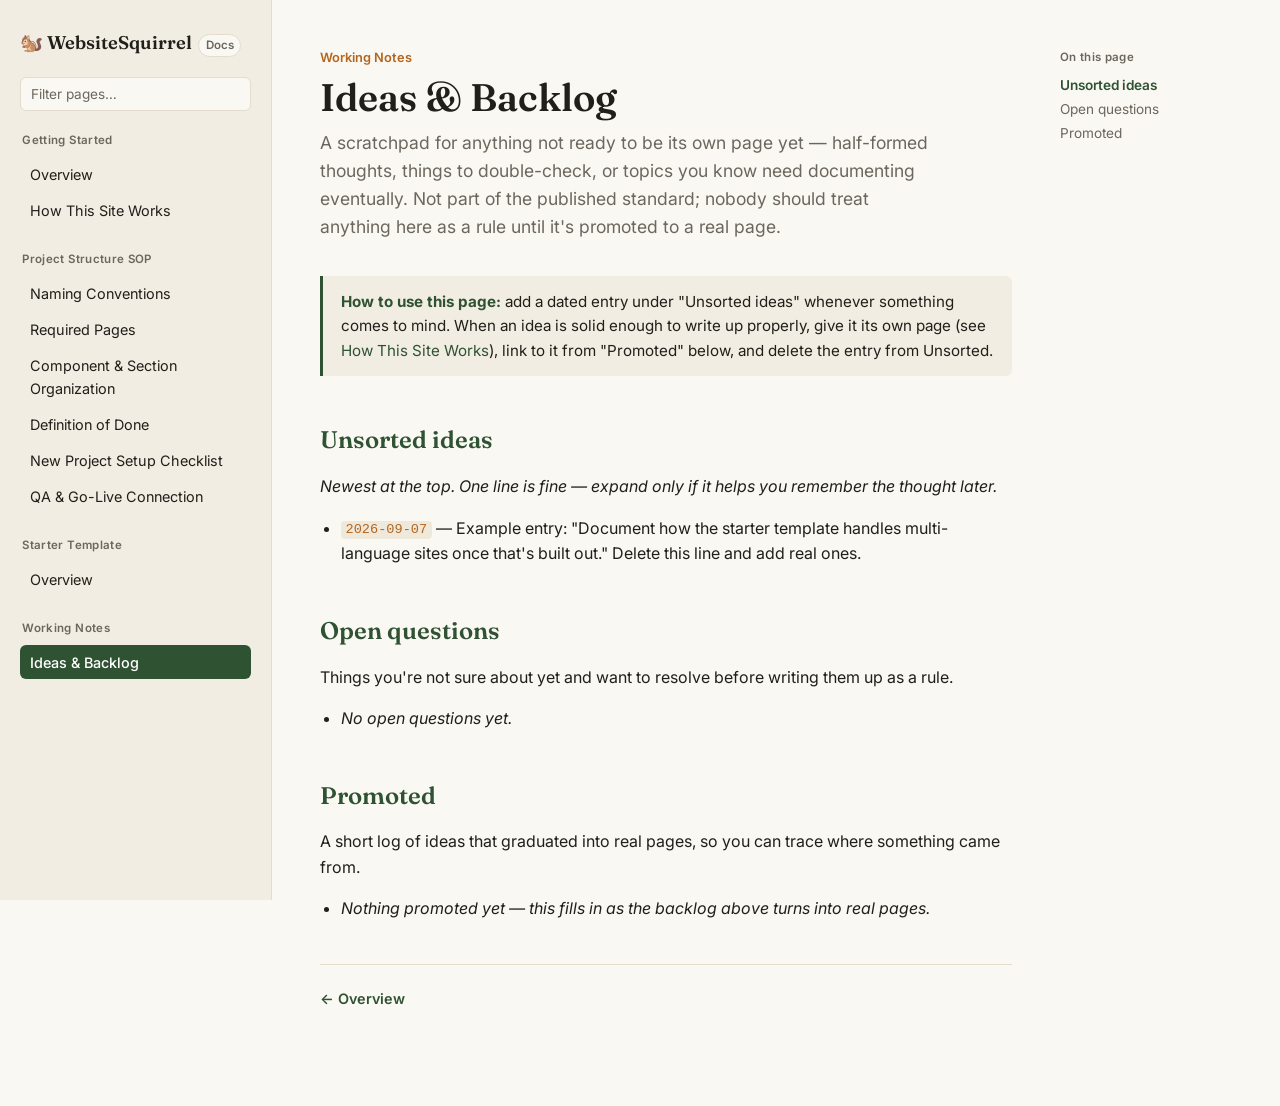
<file: notes/ideas.html>
<!DOCTYPE html>
<html lang="en">
<head>
<meta charset="UTF-8" />
<title>Ideas &amp; Backlog · WebsiteSquirrel Docs</title>
<meta name="viewport" content="width=device-width, initial-scale=1" />
<link rel="preconnect" href="https://fonts.googleapis.com" />
<link href="https://fonts.googleapis.com/css2?family=Fraunces:opsz,wght@9..144,500;9..144,600;9..144,700&family=Inter:wght@400;500;600;700&display=swap" rel="stylesheet" />
<link rel="stylesheet" href="../assets/style.css" />
</head>
<body data-page="ideas-backlog">
<script>const BASE = "../";</script>

<button class="menu-toggle" id="menuToggle" aria-label="Toggle navigation">☰</button>

<div class="layout">
  <aside class="sidebar" id="sidebar">
    <div class="sidebar-head">
      <a class="brand" href="../index.html">🐿️ WebsiteSquirrel <span>Docs</span></a>
    </div>
    <div class="sidebar-search">
      <input id="navFilter" type="text" placeholder="Filter pages…" />
    </div>
    <nav id="navList" class="nav-groups"></nav>
  </aside>

  <main class="content" id="content">
    <div class="content-inner">
      <p class="doc-kicker">Working Notes</p>
      <h1>Ideas &amp; Backlog</h1>
      <p class="lede">
        A scratchpad for anything not ready to be its own page yet — half-formed thoughts, things
        to double-check, or topics you know need documenting eventually. Not part of the published
        standard; nobody should treat anything here as a rule until it's promoted to a real page.
      </p>

      <div class="callout">
        <strong>How to use this page:</strong> add a dated entry under "Unsorted ideas" whenever
        something comes to mind. When an idea is solid enough to write up properly, give it its own
        page (see <a href="../docs/how-this-site-works.html">How This Site Works</a>), link to it from
        "Promoted" below, and delete the entry from Unsorted.
      </div>

      <h2>Unsorted ideas</h2>
      <p><em>Newest at the top. One line is fine — expand only if it helps you remember the thought later.</em></p>
      <ul>
        <li><code>2026-09-07</code> — Example entry: "Document how the starter template handles multi-language sites once that's built out." Delete this line and add real ones.</li>
      </ul>

      <h2>Open questions</h2>
      <p>Things you're not sure about yet and want to resolve before writing them up as a rule.</p>
      <ul>
        <li><em>No open questions yet.</em></li>
      </ul>

      <h2>Promoted</h2>
      <p>A short log of ideas that graduated into real pages, so you can trace where something came from.</p>
      <ul>
        <li><em>Nothing promoted yet — this fills in as the backlog above turns into real pages.</em></li>
      </ul>

      <div class="page-footer">
        <a id="prevLink" href="#"></a>
        <span class="spacer"></span>
      </div>
    </div>
  </main>

  <aside class="toc" id="toc">
    <p class="toc-label">On this page</p>
    <ul id="tocList"></ul>
  </aside>
</div>

<script src="../assets/nav-data.js"></script>
<script src="../assets/site.js"></script>
</body>
</html>
</file>
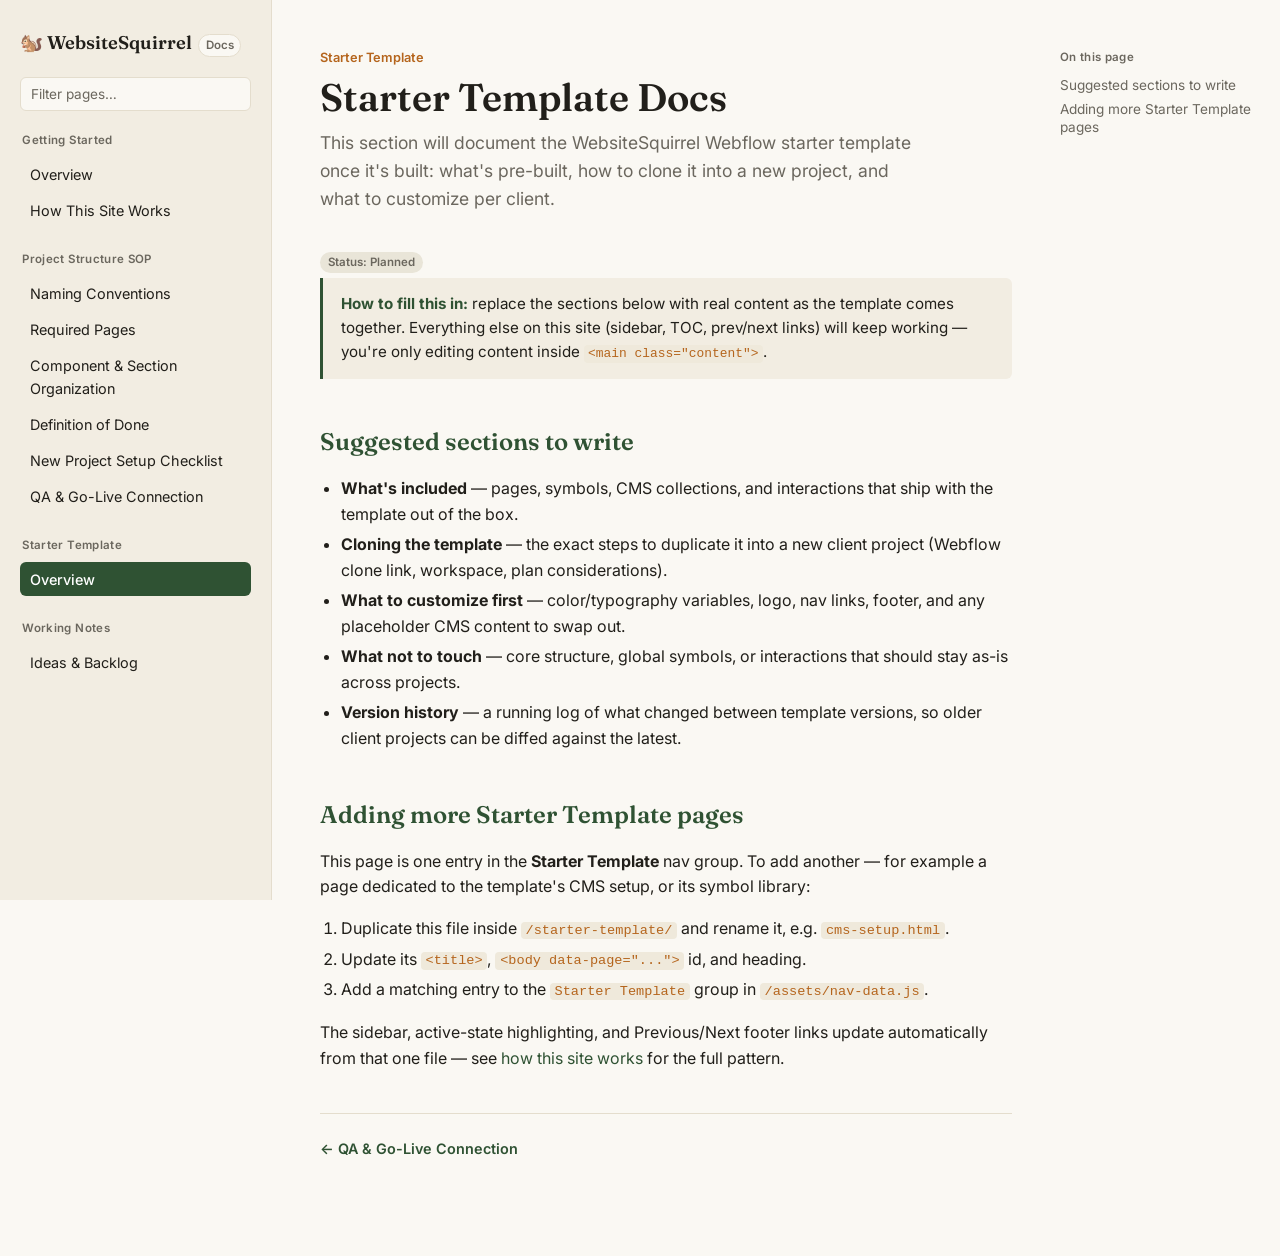
<file: starter-template/overview.html>
<!DOCTYPE html>
<html lang="en">
<head>
<meta charset="UTF-8" />
<title>Starter Template · WebsiteSquirrel Docs</title>
<meta name="viewport" content="width=device-width, initial-scale=1" />
<link rel="preconnect" href="https://fonts.googleapis.com" />
<link href="https://fonts.googleapis.com/css2?family=Fraunces:opsz,wght@9..144,500;9..144,600;9..144,700&family=Inter:wght@400;500;600;700&display=swap" rel="stylesheet" />
<link rel="stylesheet" href="../assets/style.css" />
</head>
<body data-page="starter-template-overview">
<script>const BASE = "../";</script>

<button class="menu-toggle" id="menuToggle" aria-label="Toggle navigation">☰</button>

<div class="layout">
  <aside class="sidebar" id="sidebar">
    <div class="sidebar-head">
      <a class="brand" href="../index.html">🐿️ WebsiteSquirrel <span>Docs</span></a>
    </div>
    <div class="sidebar-search">
      <input id="navFilter" type="text" placeholder="Filter pages…" />
    </div>
    <nav id="navList" class="nav-groups"></nav>
  </aside>

  <main class="content" id="content">
    <div class="content-inner">
      <p class="doc-kicker">Starter Template</p>
      <h1>Starter Template Docs</h1>
      <p class="lede">
        This section will document the WebsiteSquirrel Webflow starter template once it's built:
        what's pre-built, how to clone it into a new project, and what to customize per client.
      </p>

      <span class="tag status-planned">Status: Planned</span>

      <div class="callout">
        <strong>How to fill this in:</strong> replace the sections below with real content as the
        template comes together. Everything else on this site (sidebar, TOC, prev/next links) will
        keep working — you're only editing content inside <code>&lt;main class="content"&gt;</code>.
      </div>

      <h2>Suggested sections to write</h2>
      <ul>
        <li><strong>What's included</strong> — pages, symbols, CMS collections, and interactions that ship with the template out of the box.</li>
        <li><strong>Cloning the template</strong> — the exact steps to duplicate it into a new client project (Webflow clone link, workspace, plan considerations).</li>
        <li><strong>What to customize first</strong> — color/typography variables, logo, nav links, footer, and any placeholder CMS content to swap out.</li>
        <li><strong>What not to touch</strong> — core structure, global symbols, or interactions that should stay as-is across projects.</li>
        <li><strong>Version history</strong> — a running log of what changed between template versions, so older client projects can be diffed against the latest.</li>
      </ul>

      <h2>Adding more Starter Template pages</h2>
      <p>
        This page is one entry in the <strong>Starter Template</strong> nav group. To add another —
        for example a page dedicated to the template's CMS setup, or its symbol library:
      </p>
      <ol>
        <li>Duplicate this file inside <code>/starter-template/</code> and rename it, e.g. <code>cms-setup.html</code>.</li>
        <li>Update its <code>&lt;title&gt;</code>, <code>&lt;body data-page="..."&gt;</code> id, and heading.</li>
        <li>Add a matching entry to the <code>Starter Template</code> group in <code>/assets/nav-data.js</code>.</li>
      </ol>
      <p>The sidebar, active-state highlighting, and Previous/Next footer links update automatically from that one file — see <a href="../docs/how-this-site-works.html">how this site works</a> for the full pattern.</p>

      <div class="page-footer">
        <a id="prevLink" href="#"></a>
        <span class="spacer"></span>
      </div>
    </div>
  </main>

  <aside class="toc" id="toc">
    <p class="toc-label">On this page</p>
    <ul id="tocList"></ul>
  </aside>
</div>

<script src="../assets/nav-data.js"></script>
<script src="../assets/site.js"></script>
</body>
</html>
</file>
<file: assets/style.css>
/* =========================================================
   WebsiteSquirrel Docs — shared stylesheet
   Edit tokens in :root to reskin the whole site from one place.
========================================================= */

:root {
  --paper: #faf8f3;
  --sidebar-bg: #f2ede2;
  --ink: #211f1a;
  --muted: #6b675e;
  --line: #e4ddcd;
  --forest: #2f5233;
  --forest-dim: #3f6b45;
  --amber: #b5651d;
  --amber-soft: #f4e6d7;
  --code-bg: #efe9db;
  --radius: 6px;
  --sidebar-w: 272px;
  --toc-w: 220px;
  --content-max: 44rem;
  --font-serif: "Fraunces", Georgia, "Times New Roman", serif;
  --font-sans: "Inter", -apple-system, BlinkMacSystemFont, "Segoe UI", sans-serif;
}

* { box-sizing: border-box; }

html { scroll-behavior: smooth; }

body {
  margin: 0;
  background: var(--paper);
  color: var(--ink);
  font-family: var(--font-sans);
  font-size: 16px;
  line-height: 1.6;
  -webkit-font-smoothing: antialiased;
}

a { color: var(--forest); text-decoration: none; }
a:hover { text-decoration: underline; }
a:focus-visible,
button:focus-visible,
input:focus-visible {
  outline: 2px solid var(--amber);
  outline-offset: 2px;
}

/* ---------- layout shell ---------- */

.layout {
  display: grid;
  grid-template-columns: var(--sidebar-w) minmax(0, 1fr) var(--toc-w);
  min-height: 100vh;
}

.sidebar {
  background: var(--sidebar-bg);
  border-right: 1px solid var(--line);
  padding: 1.75rem 1.25rem 2rem;
  position: sticky;
  top: 0;
  height: 100vh;
  overflow-y: auto;
}

.sidebar-head { margin-bottom: 1.25rem; }

.brand {
  display: flex;
  align-items: baseline;
  gap: 0.4rem;
  font-family: var(--font-serif);
  font-weight: 600;
  font-size: 1.15rem;
  color: var(--ink);
}
.brand:hover { text-decoration: none; color: var(--forest); }
.brand span {
  font-family: var(--font-sans);
  font-size: 0.72rem;
  font-weight: 600;
  color: var(--muted);
  border: 1px solid var(--line);
  padding: 0.08rem 0.4rem;
  border-radius: 999px;
  background: var(--paper);
}

.sidebar-search { margin-bottom: 1.25rem; }
.sidebar-search input {
  width: 100%;
  padding: 0.5rem 0.65rem;
  border: 1px solid var(--line);
  border-radius: var(--radius);
  background: var(--paper);
  font-family: var(--font-sans);
  font-size: 0.85rem;
  color: var(--ink);
}
.sidebar-search input::placeholder { color: var(--muted); }

.nav-group { margin-bottom: 1.4rem; }
.nav-group-title {
  font-size: 0.72rem;
  font-weight: 600;
  letter-spacing: 0.03em;
  color: var(--muted);
  margin: 0 0 0.5rem 0.15rem;
}
.nav-group ul { list-style: none; margin: 0; padding: 0; }
.nav-group li { margin: 0.1rem 0; }
.nav-group a {
  display: block;
  padding: 0.35rem 0.6rem;
  border-radius: var(--radius);
  color: var(--ink);
  font-size: 0.9rem;
}
.nav-group a:hover { background: var(--paper); text-decoration: none; }
.nav-group a.active {
  background: var(--forest);
  color: #fff;
  font-weight: 500;
}
.nav-group li.hidden { display: none; }

.menu-toggle {
  display: none;
  position: fixed;
  top: 0.85rem;
  left: 0.85rem;
  z-index: 40;
  width: 40px;
  height: 40px;
  border-radius: var(--radius);
  border: 1px solid var(--line);
  background: var(--paper);
  font-size: 1.1rem;
  cursor: pointer;
}

/* ---------- content column ---------- */

.content {
  padding: 3rem 3rem 6rem;
  max-width: calc(var(--content-max) + 6rem);
  margin: 0 auto;
}

.content > .content-inner { max-width: var(--content-max); }

.doc-kicker {
  font-size: 0.8rem;
  color: var(--amber);
  font-weight: 600;
  margin: 0 0 0.4rem;
}

h1 {
  font-family: var(--font-serif);
  font-size: 2.4rem;
  font-weight: 600;
  line-height: 1.15;
  margin: 0 0 0.6rem;
  color: var(--ink);
}

.lede {
  font-size: 1.1rem;
  color: var(--muted);
  margin: 0 0 2.2rem;
  max-width: 38rem;
}

h2 {
  font-family: var(--font-serif);
  font-size: 1.5rem;
  font-weight: 600;
  color: var(--forest);
  margin: 2.4rem 0 0.9rem;
  padding-top: 0.4rem;
  scroll-margin-top: 1.5rem;
}

h3 {
  font-family: var(--font-sans);
  font-size: 1.05rem;
  font-weight: 700;
  color: var(--ink);
  margin: 1.6rem 0 0.6rem;
  scroll-margin-top: 1.5rem;
}

p { margin: 0 0 1rem; }

ul, ol { margin: 0 0 1.1rem; padding-left: 1.3rem; }
li { margin: 0.3rem 0; }

code {
  font-family: "SFMono-Regular", Consolas, "Liberation Mono", Menlo, monospace;
  font-size: 0.85em;
  background: var(--code-bg);
  color: var(--amber);
  padding: 0.1em 0.35em;
  border-radius: 4px;
}

pre {
  background: var(--code-bg);
  border-radius: var(--radius);
  padding: 0.9rem 1.1rem;
  overflow-x: auto;
  margin: 0 0 1.1rem;
}
pre code { background: none; padding: 0; color: var(--ink); }

.callout {
  border-left: 3px solid var(--forest);
  background: var(--sidebar-bg);
  padding: 0.85rem 1.1rem;
  border-radius: 0 var(--radius) var(--radius) 0;
  margin: 0 0 1.3rem;
  font-size: 0.95rem;
}
.callout strong { color: var(--forest); }
.callout.warn { border-left-color: var(--amber); }
.callout.warn strong { color: var(--amber); }

table.doc-table {
  width: 100%;
  border-collapse: collapse;
  margin: 0 0 1.4rem;
  font-size: 0.9rem;
}
table.doc-table th,
table.doc-table td {
  border: 1px solid var(--line);
  padding: 0.55rem 0.7rem;
  text-align: left;
  vertical-align: top;
}
table.doc-table th {
  background: var(--forest);
  color: #fff;
  font-weight: 600;
}
table.doc-table tr:nth-child(even) td { background: rgba(0,0,0,0.015); }

.tag {
  display: inline-block;
  font-size: 0.72rem;
  font-weight: 600;
  padding: 0.1rem 0.5rem;
  border-radius: 999px;
  background: var(--amber-soft);
  color: var(--amber);
  margin: 0 0.3rem 0.3rem 0;
}
.tag.status-draft { background: var(--amber-soft); color: var(--amber); }
.tag.status-planned { background: #e9e5d8; color: var(--muted); }
.tag.status-complete { background: #e1ebe2; color: var(--forest); }

.card-grid {
  display: grid;
  grid-template-columns: repeat(auto-fit, minmax(190px, 1fr));
  gap: 0.9rem;
  margin: 0 0 1.4rem;
}
.card {
  border: 1px solid var(--line);
  border-radius: var(--radius);
  padding: 0.9rem 1rem;
  background: #fff;
}
.card h4 { margin: 0 0 0.3rem; font-size: 0.95rem; }
.card p { margin: 0; font-size: 0.85rem; color: var(--muted); }

hr.rule {
  border: none;
  border-top: 1px solid var(--line);
  margin: 2.6rem 0 1.6rem;
}

.page-footer {
  display: flex;
  justify-content: space-between;
  gap: 1rem;
  margin-top: 2.6rem;
  padding-top: 1.4rem;
  border-top: 1px solid var(--line);
  font-size: 0.9rem;
}
.page-footer a { font-weight: 600; }
.page-footer .spacer { flex: 1; }

/* ---------- right-hand TOC ---------- */

.toc {
  padding: 3rem 1.5rem 2rem 0;
  position: sticky;
  top: 0;
  height: 100vh;
  overflow-y: auto;
  font-size: 0.85rem;
}
.toc-label {
  font-size: 0.72rem;
  font-weight: 600;
  letter-spacing: 0.03em;
  color: var(--muted);
  margin: 0 0 0.6rem;
}
.toc ul { list-style: none; margin: 0; padding: 0; }
.toc li { margin: 0.35rem 0; }
.toc a { color: var(--muted); display: block; line-height: 1.35; }
.toc a.active { color: var(--forest); font-weight: 600; }
.toc li.toc-h3 { padding-left: 0.8rem; }

/* ---------- responsive ---------- */

@media (max-width: 1150px) {
  .layout { grid-template-columns: var(--sidebar-w) minmax(0, 1fr); }
  .toc { display: none; }
}

@media (max-width: 860px) {
  .menu-toggle { display: block; }
  .layout { grid-template-columns: 1fr; }
  .sidebar {
    position: fixed;
    left: 0; top: 0;
    width: 82vw;
    max-width: 300px;
    z-index: 30;
    transform: translateX(-100%);
    transition: transform 0.2s ease;
    box-shadow: 2px 0 12px rgba(0,0,0,0.12);
  }
  .sidebar.open { transform: translateX(0); }
  .content { padding: 4.5rem 1.5rem 4rem; }
  h1 { font-size: 1.9rem; }
}
</file>
